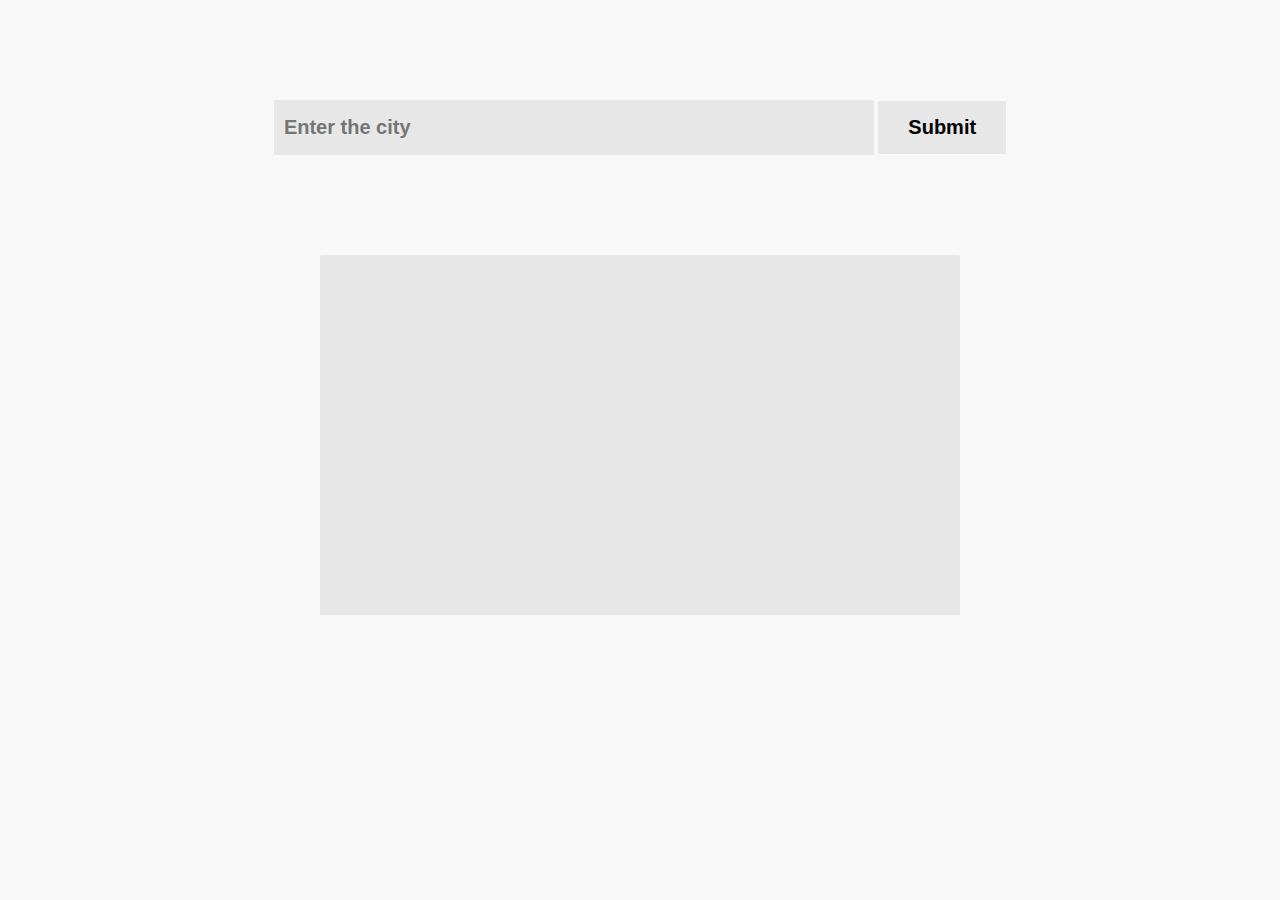
<file: Assignment 1/index.html>
<!DOCTYPE html>
<html lang="en">
<head>
  <meta charset="UTF-8">
  <meta name="viewport" content="width=device-width, initial-scale=1.0">
  <meta http-equiv="X-UA-Compatible" content="ie=edge">
  <title>OpenWeatherMap Api</title>
  <link rel="stylesheet" href="style.css">
</head>
<body>  
    <div class="input">
      <input type="text" placeholder="Enter the city" class="input_text">
      <input type="submit" value="Submit" class="submit">
    </div>
  </div>

  <div class="container">
    <div class="card">
      <h1 class="name" id="name"></h1>
      <p class="temp"></p>
      <p class="clouds"></p>
      <p class="desc"></p>
    </div>
  </div>
<script src="app.js"></script>
</body>
</html>
</file>
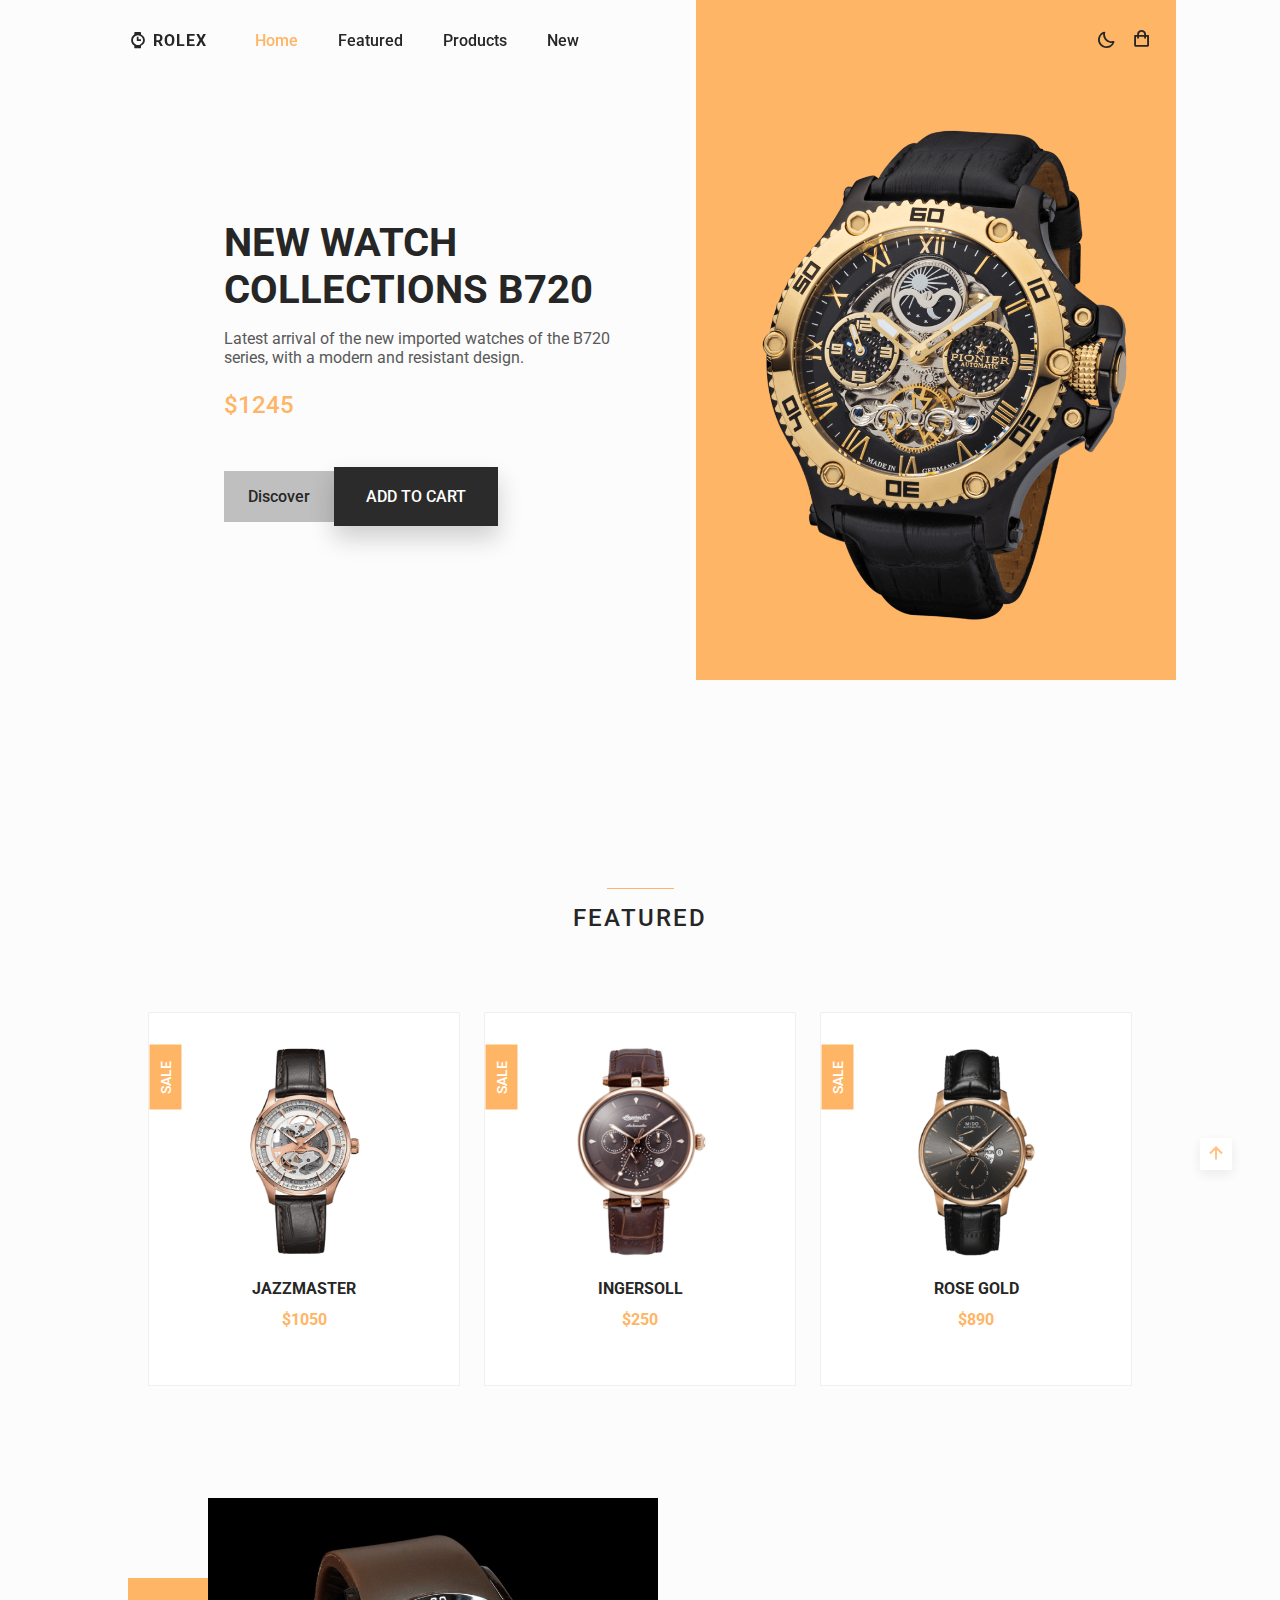
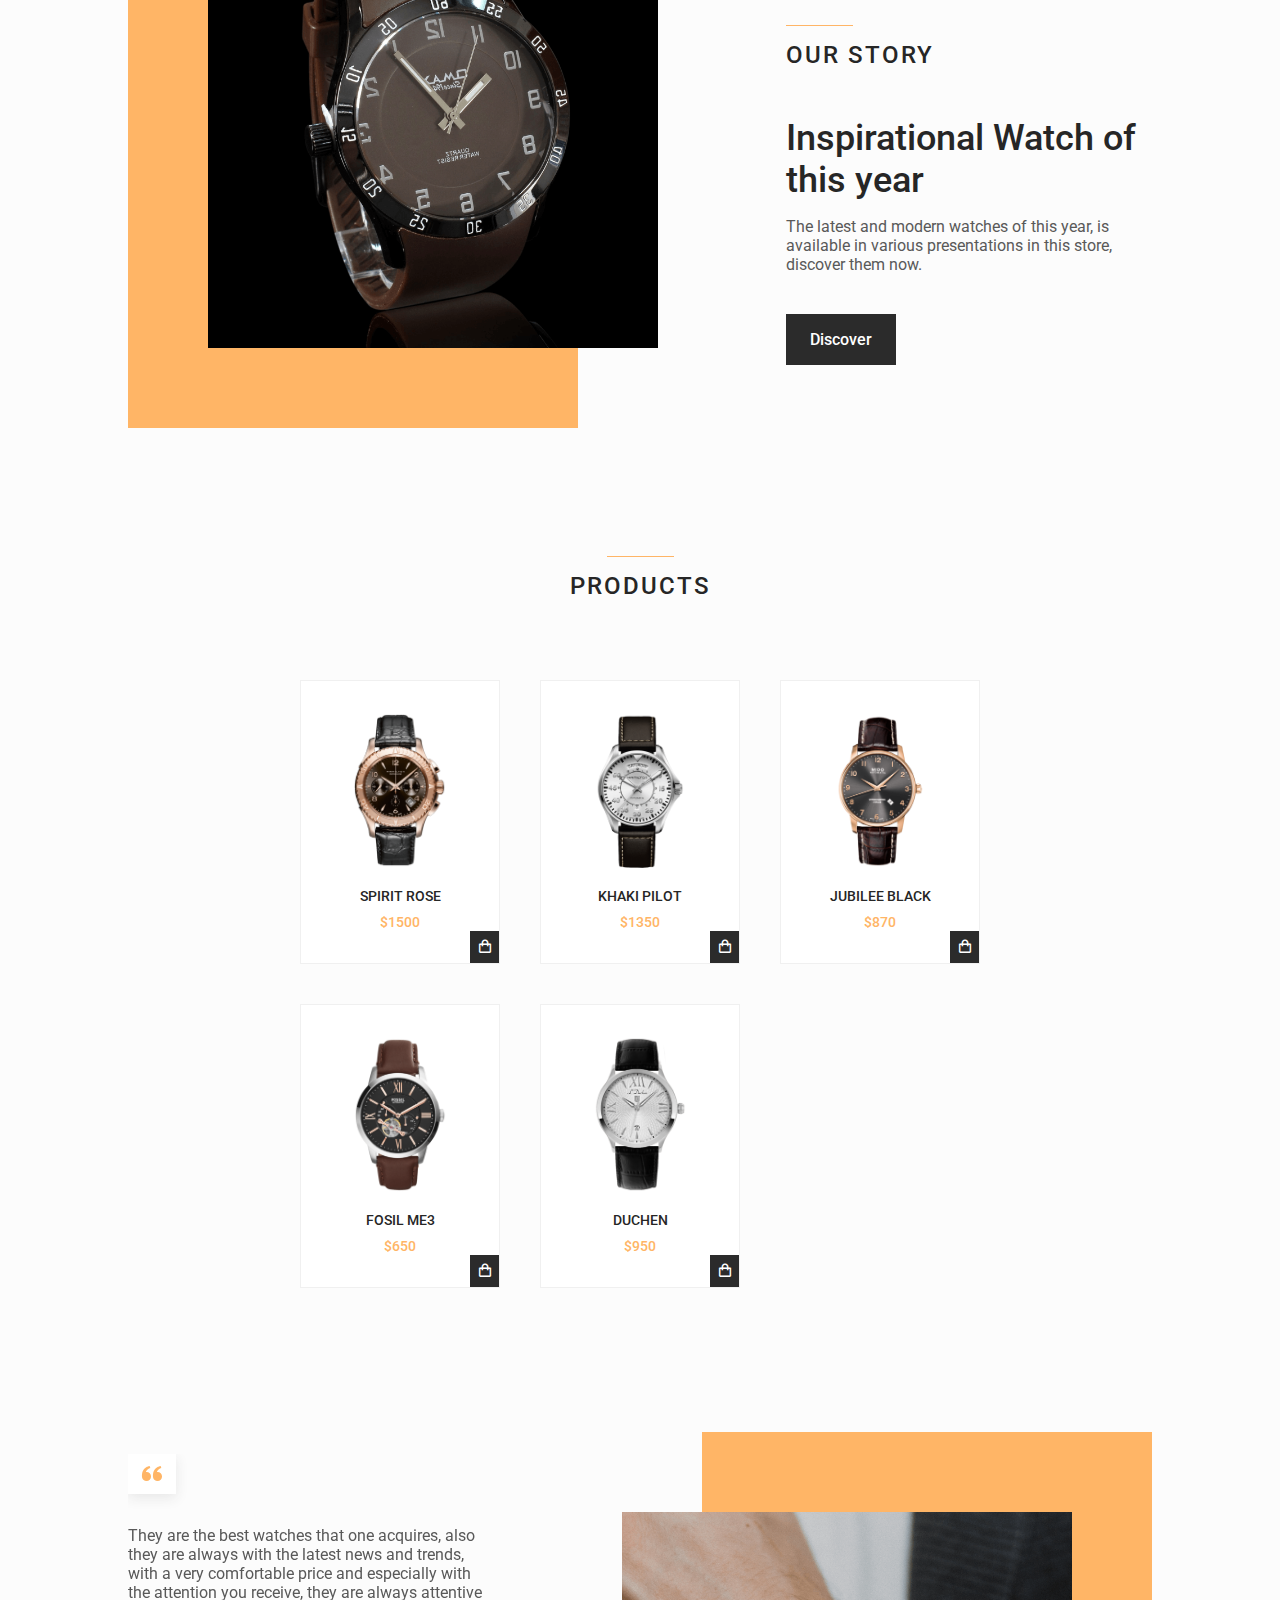
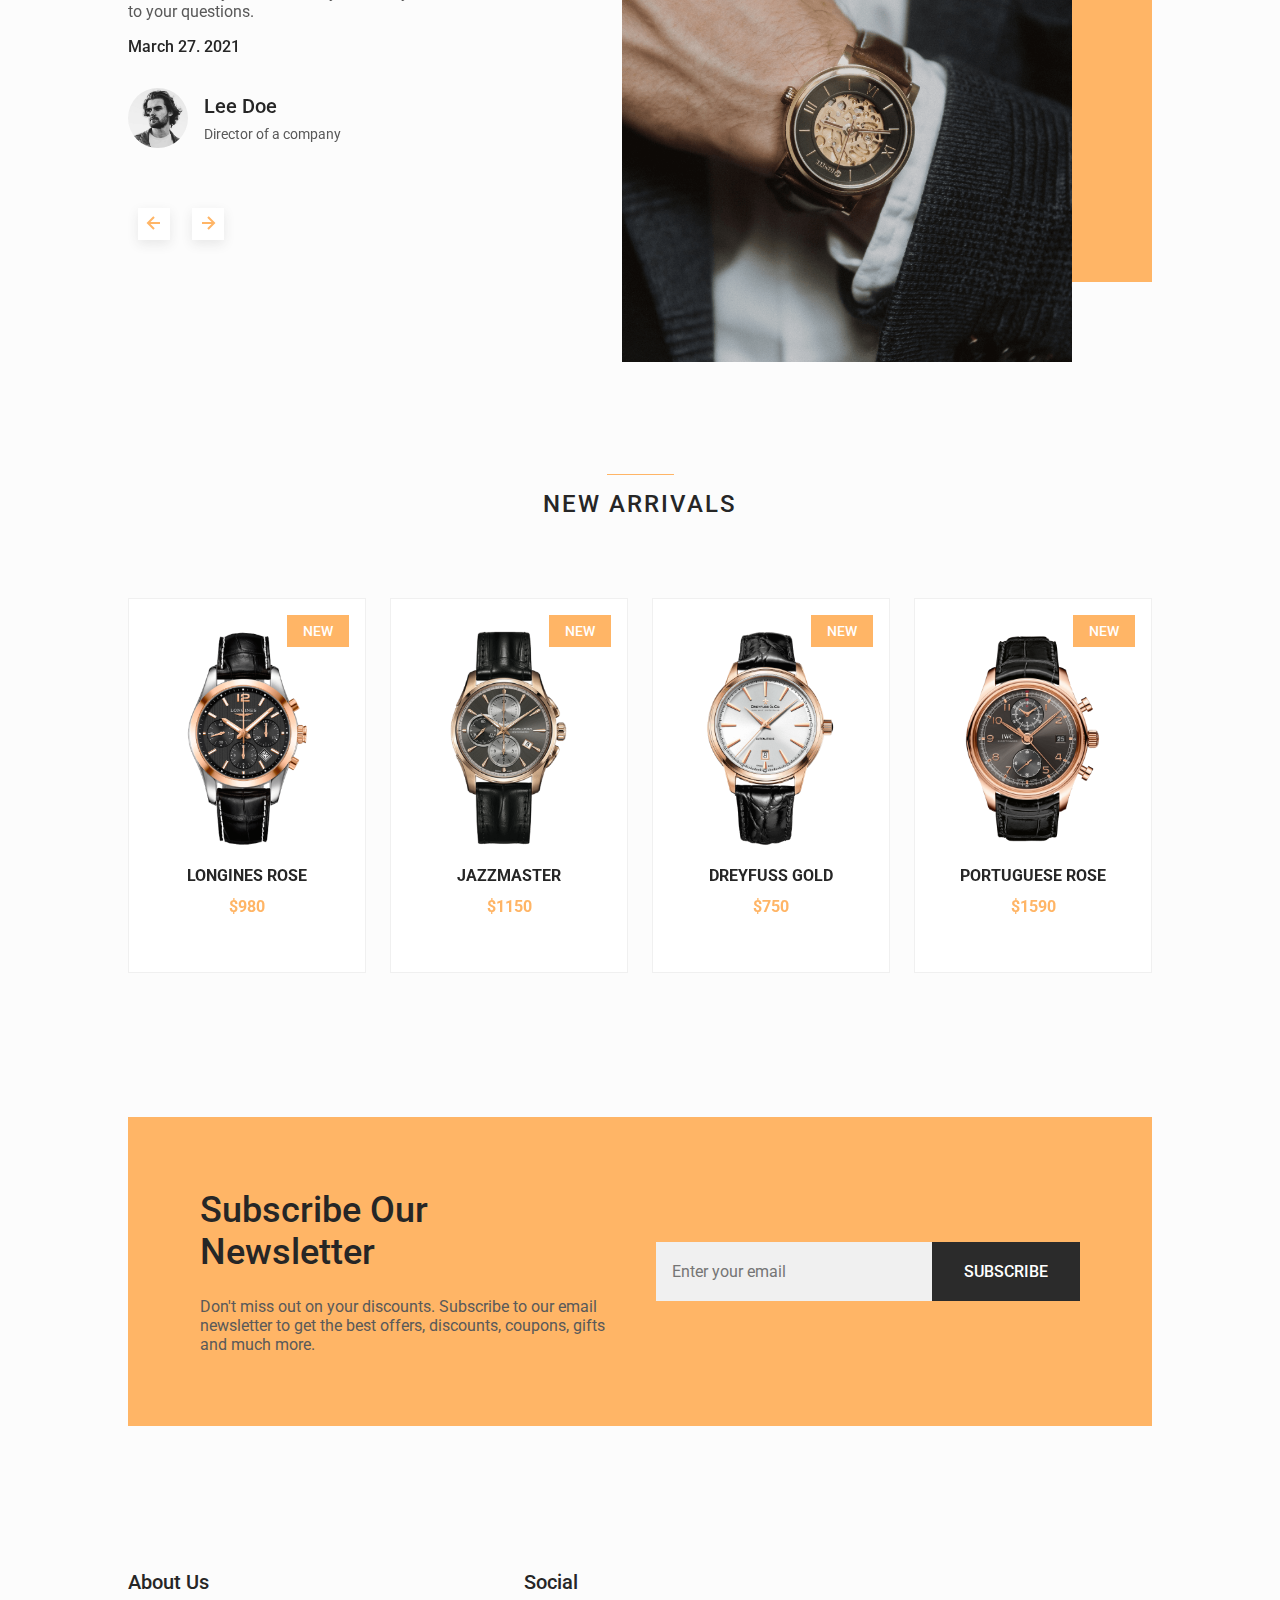
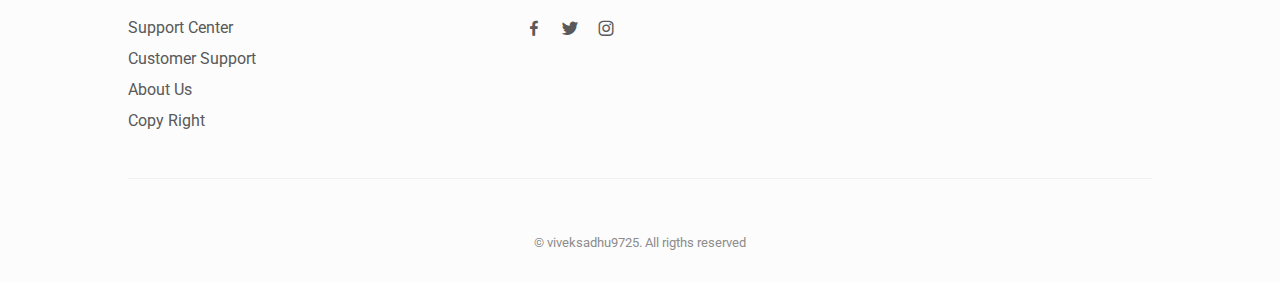
<file: Assignment 2/index.html>
<!DOCTYPE html>
    <html lang="en">
    <head>
        <meta charset="UTF-8">
        <meta name="viewport" content="width=device-width, initial-scale=1.0">

        <!--=============== FAVICON ===============-->
        <link rel="shortcut icon" href="assets/img/favicon.png" type="image/x-icon">

        <!--=============== BOXICONS ===============-->
        <link rel="stylesheet" href="https://cdn.jsdelivr.net/npm/boxicons@latest/css/boxicons.min.css">

        <!--=============== SWIPER CSS ===============--> 
        <link rel="stylesheet" href="assets/css/swiper-bundle.min.css">

        <!--=============== CSS ===============-->
        <link rel="stylesheet" href="assets/css/styles.css">

        <title>Responsive watches website - Bedimcode</title>
    </head>
    <body>
        <!--==================== HEADER ====================-->
        <header class="header" id="header">
            <nav class="nav container">
                <a href="#" class="nav__logo">
                    <i class='bx bxs-watch nav__logo-icon'></i> Rolex
                </a>

                <div class="nav__menu" id="nav-menu">
                    <ul class="nav__list">
                        <li class="nav__item">
                            <a href="#home" class="nav__link active-link">Home</a>
                        </li>
                        <li class="nav__item">
                            <a href="#featured" class="nav__link">Featured</a>
                        </li>
                        <li class="nav__item">
                            <a href="#products" class="nav__link">Products</a>
                        </li>
                        <li class="nav__item">
                            <a href="#new" class="nav__link">New</a>
                        </li>
                    </ul>

                    <div class="nav__close" id="nav-close">
                        <i class='bx bx-x' ></i>
                    </div>
                </div>

                <div class="nav__btns">
                    <!-- Theme change button -->
                    <i class='bx bx-moon change-theme' id="theme-button"></i>

                    <div class="nav__shop" id="cart-shop">
                        <i class='bx bx-shopping-bag' ></i>
                    </div>

                    <div class="nav__toggle" id="nav-toggle">
                        <i class='bx bx-grid-alt' ></i>
                    </div>
                </div>
            </nav>
        </header>

        <!--==================== CART ====================-->
        <div class="cart" id="cart">
            <i class='bx bx-x cart__close' id="cart-close"></i>

            <h2 class="cart__title-center">My Cart</h2>

            <div class="cart__container">
                <article class="cart__card">
                    <div class="cart__box">
                        <img src="assets/img/featured1.png" alt="" class="cart__img">
                    </div>

                    <div class="cart__details">
                        <h3 class="cart__title">Jazzmaster</h3>
                        <span class="cart__price">$1050</span>

                        <div class="cart__amount">
                            <div class="cart__amount-content">
                                <span class="cart__amount-box">
                                    <i class='bx bx-minus' ></i>
                                </span>

                                <span class="cart__amount-number">1</span>

                                <span class="cart__amount-box">
                                    <i class='bx bx-plus' ></i>
                                </span>
                            </div>

                            <i class='bx bx-trash-alt cart__amount-trash' ></i>
                        </div>
                    </div>
                </article>
                
                <article class="cart__card">
                    <div class="cart__box">
                        <img src="assets/img/featured3.png" alt="" class="cart__img">
                    </div>

                    <div class="cart__details">
                        <h3 class="cart__title">Rose Gold</h3>
                        <span class="cart__price">$850</span>

                        <div class="cart__amount">
                            <div class="cart__amount-content">
                                <span class="cart__amount-box">
                                    <i class='bx bx-minus' ></i>
                                </span>

                                <span class="cart__amount-number">1</span>

                                <span class="cart__amount-box">
                                    <i class='bx bx-plus' ></i>
                                </span>
                            </div>

                            <i class='bx bx-trash-alt cart__amount-trash' ></i>
                        </div>
                    </div>
                </article>

                <article class="cart__card">
                    <div class="cart__box">
                        <img src="assets/img/new1.png" alt="" class="cart__img">
                    </div>

                    <div class="cart__details">
                        <h3 class="cart__title">Longines Rose</h3>
                        <span class="cart__price">$980</span>

                        <div class="cart__amount">
                            <div class="cart__amount-content">
                                <span class="cart__amount-box">
                                    <i class='bx bx-minus' ></i>
                                </span>

                                <span class="cart__amount-number">1</span>

                                <span class="cart__amount-box">
                                    <i class='bx bx-plus' ></i>
                                </span>
                            </div>

                            <i class='bx bx-trash-alt cart__amount-trash' ></i>
                        </div>
                    </div>
                </article>
            </div>

            <div class="cart__prices">
                <span class="cart__prices-item">3 items</span>
                <span class="cart__prices-total">$2880</span>
            </div>
        </div>

        <!--==================== MAIN ====================-->
        <main class="main">
            <!--==================== HOME ====================-->
            <section class="home" id="home">
                <div class="home__container container grid">
                    <div class="home__img-bg">
                        <img src="assets/img/home.png" alt="" class="home__img">
                    </div>
    
                    <div class="home__data">
                        <h1 class="home__title">NEW WATCH <br> COLLECTIONS B720</h1>
                        <p class="home__description">
                            Latest arrival of the new imported watches of the B720 series, 
                            with a modern and resistant design.
                        </p>
                        <span class="home__price">$1245</span>

                        <div class="home__btns">
                            <a href="#" class="button button--gray button--small">
                                Discover
                            </a>

                            <button class="button home__button">ADD TO CART</button>
                        </div>
                    </div>
                </div>
            </section>

            <!--==================== FEATURED ====================-->
            <section class="featured section container" id="featured">
                <h2 class="section__title">
                    Featured
                </h2>

                <div class="featured__container grid">
                    <article class="featured__card">
                        <span class="featured__tag">Sale</span>

                        <img src="assets/img/featured1.png" alt="" class="featured__img">

                        <div class="featured__data">
                            <h3 class="featured__title">Jazzmaster</h3>
                            <span class="featured__price">$1050</span>
                        </div>

                        <button class="button featured__button">ADD TO CART</button>
                    </article>

                    <article class="featured__card">
                        <span class="featured__tag">Sale</span>

                        <img src="assets/img/featured2.png" alt="" class="featured__img">

                        <div class="featured__data">
                            <h3 class="featured__title">Ingersoll</h3>
                            <span class="featured__price">$250</span>
                        </div>

                        <button class="button featured__button">ADD TO CART</button>
                    </article>

                    <article class="featured__card">
                        <span class="featured__tag">Sale</span>

                        <img src="assets/img/featured3.png" alt="" class="featured__img">

                        <div class="featured__data">
                            <h3 class="featured__title">Rose gold</h3>
                            <span class="featured__price">$890</span>
                        </div>

                        <button class="button featured__button">ADD TO CART</button>
                    </article>
                </div>
            </section>

            <!--==================== STORY ====================-->
            <section class="story section container">
                <div class="story__container grid">
                    <div class="story__data">
                        <h2 class="section__title story__section-title">
                            Our Story
                        </h2>
    
                        <h1 class="story__title">
                            Inspirational Watch of <br> this year
                        </h1>
    
                        <p class="story__description">
                            The latest and modern watches of this year, is available in various 
                            presentations in this store, discover them now.
                        </p>
    
                        <a href="#" class="button button--small">Discover</a>
                    </div>

                    <div class="story__images">
                        <img src="assets/img/story.png" alt="" class="story__img">
                        <div class="story__square"></div>
                    </div>
                </div>
            </section>

            <!--==================== PRODUCTS ====================-->
            <section class="products section container" id="products">
                <h2 class="section__title">
                    Products
                </h2>

                <div class="products__container grid">
                    <article class="products__card">
                        <img src="assets/img/product1.png" alt="" class="products__img">

                        <h3 class="products__title">Spirit rose</h3>
                        <span class="products__price">$1500</span>

                        <button class="products__button">
                            <i class='bx bx-shopping-bag'></i>
                        </button>
                    </article>

                    <article class="products__card">
                        <img src="assets/img/product2.png" alt="" class="products__img">

                        <h3 class="products__title">Khaki pilot</h3>
                        <span class="products__price">$1350</span>

                        <button class="products__button">
                            <i class='bx bx-shopping-bag'></i>
                        </button>
                    </article>

                    <article class="products__card">
                        <img src="assets/img/product3.png" alt="" class="products__img">

                        <h3 class="products__title">Jubilee black</h3>
                        <span class="products__price">$870</span>

                        <button class="products__button">
                            <i class='bx bx-shopping-bag'></i>
                        </button>
                    </article>

                    <article class="products__card">
                        <img src="assets/img/product4.png" alt="" class="products__img">

                        <h3 class="products__title">Fosil me3</h3>
                        <span class="products__price">$650</span>

                        <button class="products__button">
                            <i class='bx bx-shopping-bag'></i>
                        </button>
                    </article>

                    <article class="products__card">
                        <img src="assets/img/product5.png" alt="" class="products__img">

                        <h3 class="products__title">Duchen</h3>
                        <span class="products__price">$950</span>

                        <button class="products__button">
                            <i class='bx bx-shopping-bag'></i>
                        </button>
                    </article>
                </div>
            </section>

            <!--==================== TESTIMONIAL ====================-->
            <section class="testimonial section container">
                <div class="testimonial__container grid">
                    <div class="swiper testimonial-swiper">
                        <div class="swiper-wrapper">
                            <div class="testimonial__card swiper-slide">
                                <div class="testimonial__quote">
                                    <i class='bx bxs-quote-alt-left' ></i>
                                </div>
                                <p class="testimonial__description">
                                    They are the best watches that one acquires, also they are always with the latest 
                                    news and trends, with a very comfortable price and especially with the attention 
                                    you receive, they are always attentive to your questions.
                                </p>
                                <h3 class="testimonial__date">March 27. 2021</h3>
        
                                <div class="testimonial__perfil">
                                    <img src="assets/img/testimonial1.jpg" alt="" class="testimonial__perfil-img">
        
                                    <div class="testimonial__perfil-data">
                                        <span class="testimonial__perfil-name">Lee Doe</span>
                                        <span class="testimonial__perfil-detail">Director of a company</span>
                                    </div>
                                </div>
                            </div>

                            <div class="testimonial__card swiper-slide">
                                <div class="testimonial__quote">
                                    <i class='bx bxs-quote-alt-left' ></i>
                                </div>
                                <p class="testimonial__description">
                                    They are the best watches that one acquires, also they are always with the latest 
                                    news and trends, with a very comfortable price and especially with the attention 
                                    you receive, they are always attentive to your questions.
                                </p>
                                <h3 class="testimonial__date">March 27. 2021</h3>
        
                                <div class="testimonial__perfil">
                                    <img src="assets/img/testimonial2.jpg" alt="" class="testimonial__perfil-img">
        
                                    <div class="testimonial__perfil-data">
                                        <span class="testimonial__perfil-name">Samantha Mey</span>
                                        <span class="testimonial__perfil-detail">Director of a company</span>
                                    </div>
                                </div>
                            </div>

                            <div class="testimonial__card swiper-slide">
                                <div class="testimonial__quote">
                                    <i class='bx bxs-quote-alt-left' ></i>
                                </div>
                                <p class="testimonial__description">
                                    They are the best watches that one acquires, also they are always with the latest 
                                    news and trends, with a very comfortable price and especially with the attention 
                                    you receive, they are always attentive to your questions.
                                </p>
                                <h3 class="testimonial__date">March 27. 2021</h3>
        
                                <div class="testimonial__perfil">
                                    <img src="assets/img/testimonial3.jpg" alt="" class="testimonial__perfil-img">
        
                                    <div class="testimonial__perfil-data">
                                        <span class="testimonial__perfil-name">Raul Zaman</span>
                                        <span class="testimonial__perfil-detail">Director of a company</span>
                                    </div>
                                </div>
                            </div>
                        </div>
                        
                        <div class="swiper-button-next">
                            <i class='bx bx-right-arrow-alt' ></i>
                        </div>
                        <div class="swiper-button-prev">
                            <i class='bx bx-left-arrow-alt' ></i>
                        </div>
                    </div>

                    <div class="testimonial__images">
                        <div class="testimonial__square"></div>
                        <img src="assets/img/testimonial.png" alt="" class="testimonial__img">
                    </div>
                </div>
            </section>

            <!--==================== NEW ====================-->
            <section class="new section container" id="new">
                <h2 class="section__title">
                    New Arrivals
                </h2>
                
                <div class="new__container">
                    <div class="swiper new-swiper">
                        <div class="swiper-wrapper">
                            <article class="new__card swiper-slide">
                                <span class="new__tag">New</span>
        
                                <img src="assets/img/new1.png" alt="" class="new__img">
        
                                <div class="new__data">
                                    <h3 class="new__title">Longines rose</h3>
                                    <span class="new__price">$980</span>
                                </div>
        
                                <button class="button new__button">ADD TO CART</button>
                            </article>

                            <article class="new__card swiper-slide">
                                <span class="new__tag">New</span>
        
                                <img src="assets/img/new2.png" alt="" class="new__img">
        
                                <div class="new__data">
                                    <h3 class="new__title">Jazzmaster</h3>
                                    <span class="new__price">$1150</span>
                                </div>
        
                                <button class="button new__button">ADD TO CART</button>
                            </article>

                            <article class="new__card swiper-slide">
                                <span class="new__tag">New</span>
        
                                <img src="assets/img/new3.png" alt="" class="new__img">
        
                                <div class="new__data">
                                    <h3 class="new__title">Dreyfuss gold</h3>
                                    <span class="new__price">$750</span>
                                </div>
        
                                <button class="button new__button">ADD TO CART</button>
                            </article>

                            <article class="new__card swiper-slide">
                                <span class="new__tag">New</span>
        
                                <img src="assets/img/new4.png" alt="" class="new__img">
        
                                <div class="new__data">
                                    <h3 class="new__title">Portuguese rose</h3>
                                    <span class="new__price">$1590</span>
                                </div>
        
                                <button class="button new__button">ADD TO CART</button>
                            </article>                       
                        </div>
                    </div>
                </div>
            </section>

            <!--==================== NEWSLETTER ====================-->
            <section class="newsletter section container">
                <div class="newsletter__bg grid">
                    <div>
                        <h2 class="newsletter__title">Subscribe Our <br> Newsletter</h2>
                        <p class="newsletter__description">
                            Don't miss out on your discounts. Subscribe to our email 
                            newsletter to get the best offers, discounts, coupons, 
                            gifts and much more.
                        </p>
                    </div>

                    <form action="" class="newsletter__subscribe">
                        <input type="email" placeholder="Enter your email" class="newsletter__input">
                        <button class="button">
                            SUBSCRIBE
                        </button>
                    </form>
                </div>
            </section>
        </main>

        <!--==================== FOOTER ====================-->
        <footer class="footer section">
            <div class="footer__container container grid">
                <div class="footer__content">
                    <h3 class="footer__title">About Us</h3>

                    <ul class="footer__links">
                        <li>
                            <a href="#" class="footer__link">Support Center</a>
                        </li>
                        <li>
                            <a href="#" class="footer__link">Customer Support</a>
                        </li>
                        <li>
                            <a href="#" class="footer__link">About Us</a>
                        </li>
                        <li>
                            <a href="#" class="footer__link">Copy Right</a>
                        </li>
                    </ul>
                </div>

                

                <div class="footer__content">
                    <h3 class="footer__title">Social</h3>

                    <ul class="footer__social">
                        <a href="https://www.facebook.com/" target="_blank" class="footer__social-link">
                            <i class='bx bxl-facebook'></i>
                        </a>

                        <a href="https://twitter.com/" target="_blank" class="footer__social-link">
                            <i class='bx bxl-twitter' ></i>
                        </a>

                        <a href="https://www.instagram.com/" target="_blank" class="footer__social-link">
                            <i class='bx bxl-instagram' ></i>
                        </a>
                    </ul>
                </div>
            </div>

            <span class="footer__copy">&#169; viveksadhu9725. All rigths reserved</span>
        </footer>

        <!--=============== SCROLL UP ===============-->
        <a href="#" class="scrollup" id="scroll-up"> 
            <i class='bx bx-up-arrow-alt scrollup__icon' ></i>
        </a>

        <!--=============== SWIPER JS ===============-->
        <script src="assets/js/swiper-bundle.min.js"></script>

        <!--=============== MAIN JS ===============-->
        <script src="assets/js/main.js"></script>
    </body>
</html>
</file>
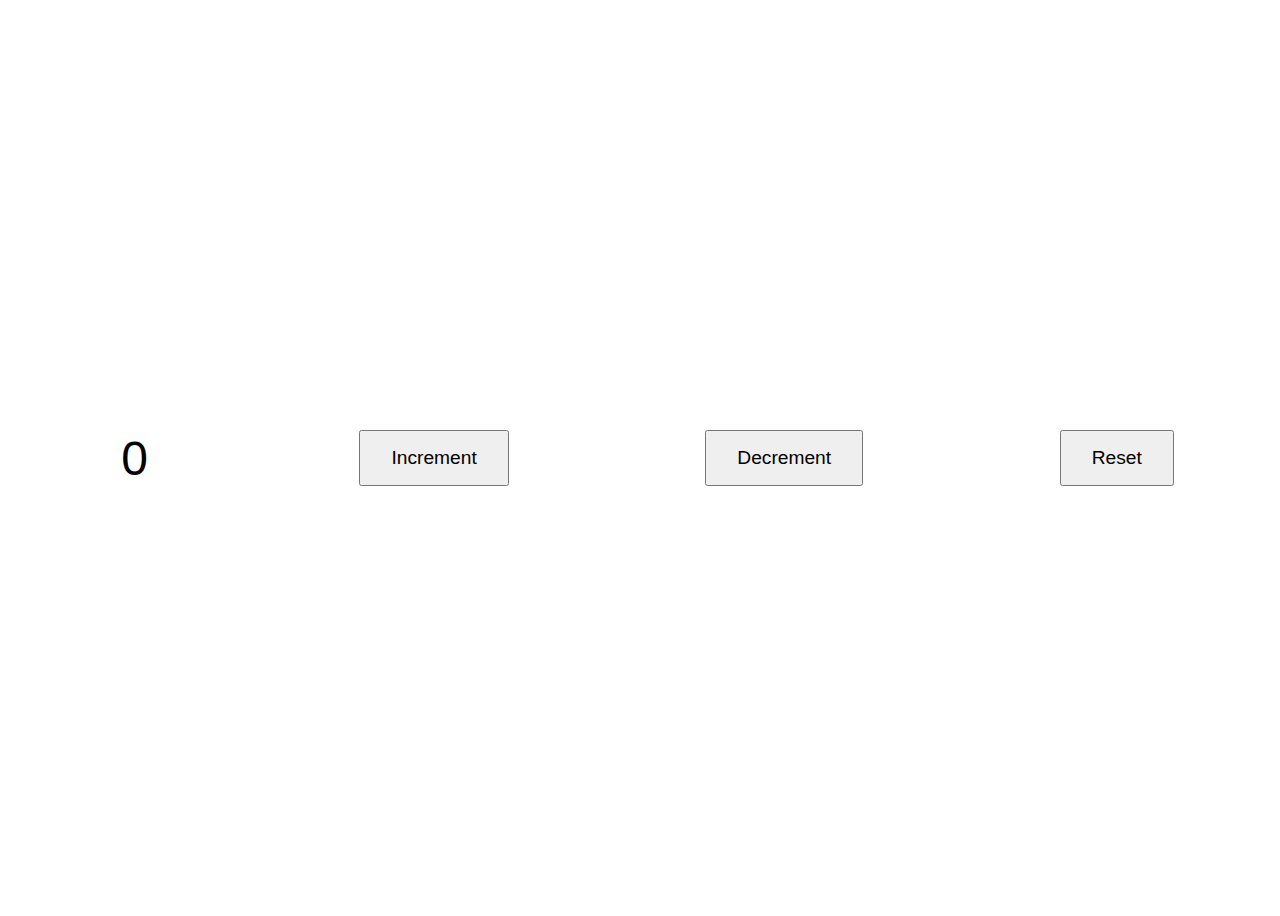
<file: Assignment 3/index.html>
<!DOCTYPE html>
<html lang="en">
<head>
    <meta charset="UTF-8">
    <meta name="viewport" content="width=device-width, initial-scale=1.0">
    <title>Simple Counter</title>
    <style>
        body {
            font-family: Arial, sans-serif;
            display: flex;
            justify-content: center;
            align-items: center;
            height: 100vh;
            flex-direction: column;
        }
        .counter {
            font-size: 2em;
            margin: 20px;
        }
        button {
            padding: 10px 20px;
            font-size: 1em;
            margin: 5px;
        }
        @media (max-width: 480px) {
            body {
                flex-direction: column;
                align-items: center;
            }
            .counter {
                font-size: 1.5em;
            }
            button {
                padding: 5px 10px;
                font-size: 0.8em;
            }
        }
        @media (min-width: 481px) and (max-width: 768px) {
            body {
                flex-direction: row;
                justify-content: space-around;
            }
            .counter {
                font-size: 2em;
            }
            button {
                padding: 10px 20px;
                font-size: 1em;
            }
        }
        @media (min-width: 769px) {
            body {
                flex-direction: row;
                justify-content: space-around;
            }
            .counter {
                font-size: 3em;
            }
            button {
                padding: 15px 30px;
                font-size: 1.2em;
            }
        }
    </style>
</head>
<body>
    <div class="counter">0</div>
    <button id="increment">Increment</button>
    <button id="decrement">Decrement</button>
    <button id="reset">Reset</button>

    <script>
        let counterElement = document.querySelector('.counter');
        let incrementButton = document.getElementById('increment');
        let decrementButton = document.getElementById('decrement');
        let resetButton = document.getElementById('reset');

        let count = 0;

        function updateCounter() {
            counterElement.textContent = count;
        }

        incrementButton.addEventListener('click', () => {
            count++;
            updateCounter();
        });

        decrementButton.addEventListener('click', () => {
            count--;
            updateCounter();
        });

        resetButton.addEventListener('click', () => {
            count = 0;
            updateCounter();
        });
    </script>
</body>
</html>
</file>
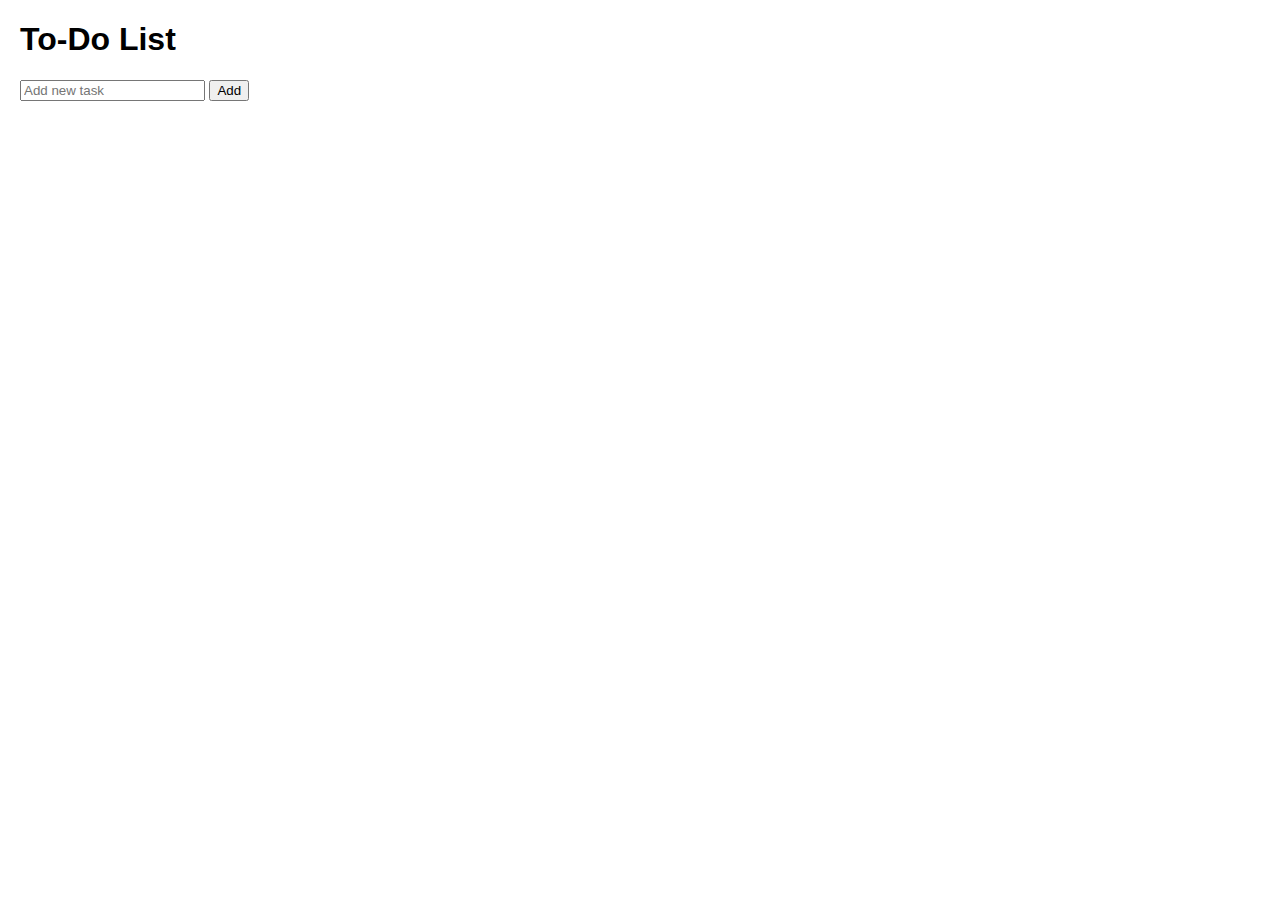
<file: Assignment 4/index.html>
<!DOCTYPE html>
<html lang="en">
<head>
    <meta charset="UTF-8">
    <meta name="viewport" content="width=device-width, initial-scale=1.0">
    <title>Interactive To-Do List</title>
    <style>
        body {
            font-family: Arial, sans-serif;
            margin: 20px;
        }
        .task {
            margin: 10px 0;
        }
        .task input[type="text"] {
            margin-right: 10px;
        }
        .completed {
            text-decoration: line-through;
        }
    </style>
</head>
<body>
    <h1>To-Do List</h1>
    <div>
        <input type="text" id="newTask" placeholder="Add new task">
        <button onclick="addTask()">Add</button>
    </div>
    <div id="taskList"></div>

    <script>
        let taskId = 0;

        function addTask() {
            const taskText = document.getElementById('newTask').value.trim();
            if (taskText) {
                taskId++;
                const taskList = document.getElementById('taskList');
                const taskDiv = document.createElement('div');
                taskDiv.className = 'task';
                taskDiv.id = `task-${taskId}`;
                taskDiv.innerHTML = `
                    <input type="text" value="${taskText}" readonly>
                    <button onclick="editTask(${taskId})">Edit</button>
                    <button onclick="deleteTask(${taskId})">Delete</button>
                    <button onclick="completeTask(${taskId})">Complete</button>
                `;
                taskList.appendChild(taskDiv);
                document.getElementById('newTask').value = '';
            }
        }

        function editTask(id) {
            const taskInput = document.querySelector(`#task-${id} input[type="text"]`);
            taskInput.removeAttribute('readonly');
            taskInput.focus();
            taskInput.addEventListener('blur', () => {
                taskInput.setAttribute('readonly', true);
            });
        }

        function deleteTask(id) {
            const taskDiv = document.getElementById(`task-${id}`);
            taskDiv.remove();
        }

        function completeTask(id) {
            const taskDiv = document.getElementById(`task-${id}`);
            taskDiv.classList.toggle('completed');
        }
    </script>
</body>
</html>
</file>
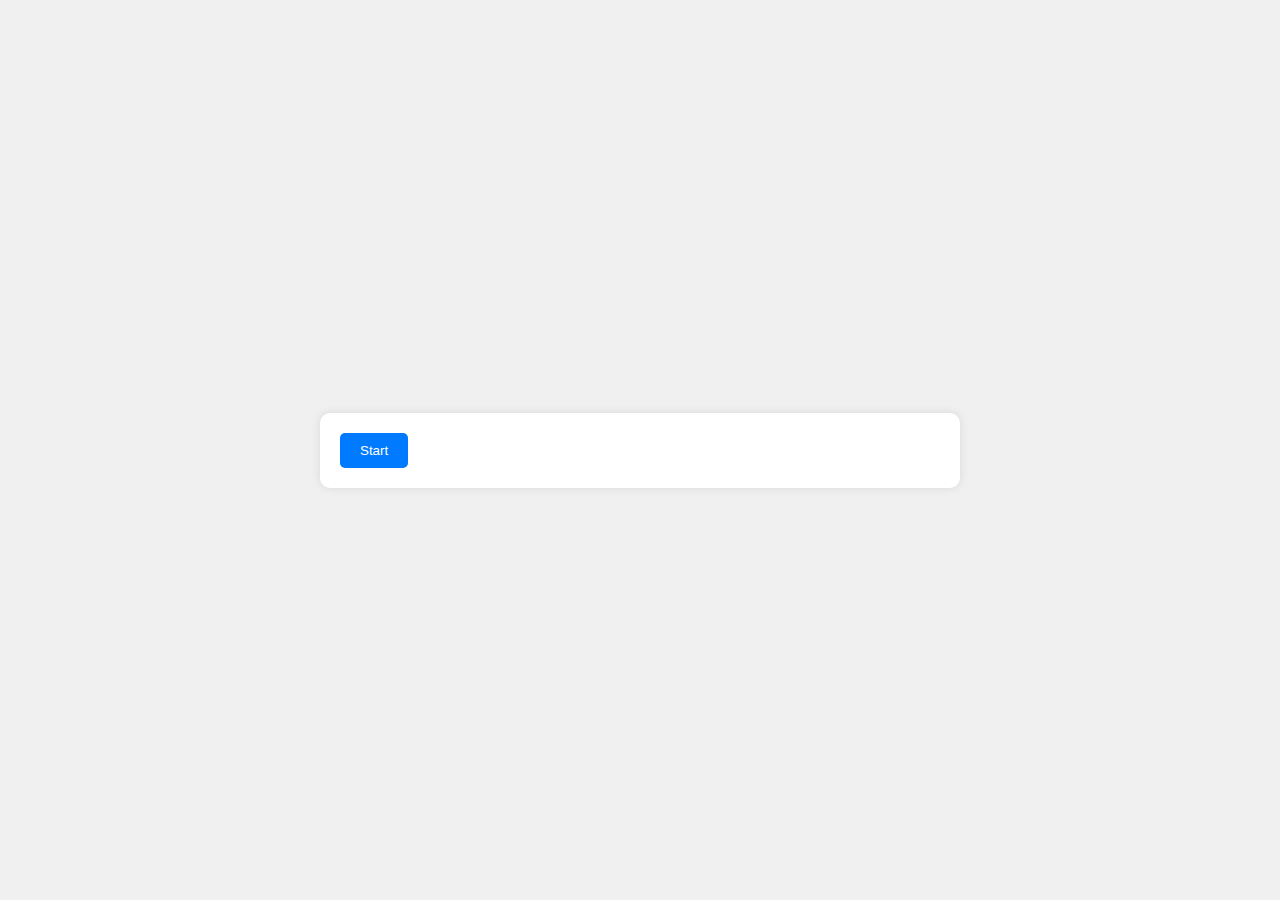
<file: Assignment 5/index.html>
<!DOCTYPE html>
<html lang="en">
<head>
    <meta charset="UTF-8">
    <meta name="viewport" content="width=device-width, initial-scale=1.0">
    <title>Simple Quiz App</title>
    <link rel="stylesheet" href="styles.css">
</head>
<body>
    <div class="quiz-container">
        <div id="question-container" class="hide">
            <div id="question">Question</div>
            <div id="answer-buttons" class="btn-grid">
                <button class="btn">Answer 1</button>
                <button class="btn">Answer 2</button>
                <button class="btn">Answer 3</button>
                <button class="btn">Answer 4</button>
            </div>
        </div>
        <div class="controls">
            <button id="start-btn" class="start-btn btn">Start</button>
            <button id="next-btn" class="next-btn btn hide">Next</button>
        </div>
        <div id="feedback-container" class="feedback-container hide"></div>
        <div id="score-container" class="score-container hide">
            <p>Your final score is: <span id="score"></span></p>
        </div>
    </div>
    <script src="script.js"></script>
</body>
</html>
</file>
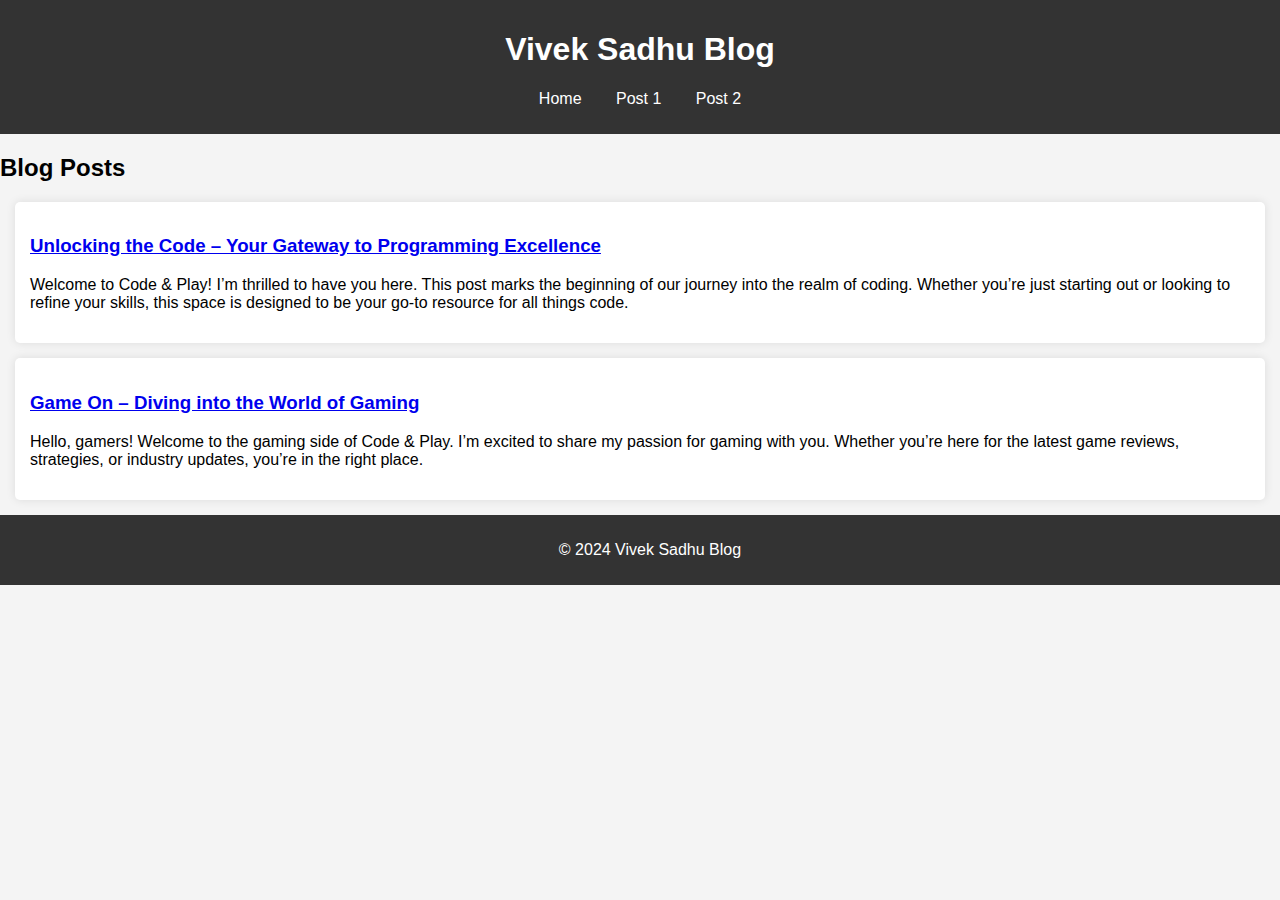
<file: Assignment 6/index.html>
<!DOCTYPE html>
<html lang="en">
<head>
    <meta charset="UTF-8">
    <meta name="viewport" content="width=device-width, initial-scale=1.0">
    <title>My Personal Blog</title>
    <link rel="stylesheet" href="style.css">
</head>
<body>
    <header>
        <h1>Vivek Sadhu Blog</h1>
        <nav>
            <ul>
                <li><a href="index.html">Home</a></li>
                <li><a href="post1.html">Post 1</a></li>
                <li><a href="post2.html">Post 2</a></li>
            </ul>
        </nav>
    </header>
    <main>
        <h2>Blog Posts</h2>
        <article>
            <h3><a href="post1.html">Unlocking the Code – Your Gateway to Programming Excellence</a></h3>
            <p>Welcome to Code & Play! I’m thrilled to have you here. This post marks the beginning of our journey into the realm of coding. Whether you’re just starting out or looking to refine your skills, this space is designed to be your go-to resource for all things code.</p>
        </article>
        <article>
            <h3><a href="post2.html">Game On – Diving into the World of Gaming</a></h3>
            <p>Hello, gamers! Welcome to the gaming side of Code & Play. I’m excited to share my passion for gaming with you. Whether you’re here for the latest game reviews, strategies, or industry updates, you’re in the right place.</p>
        </article>
    </main>
    <footer>
        <p>&copy; 2024 Vivek Sadhu Blog</p>
    </footer>
</body>
</html>
</file>
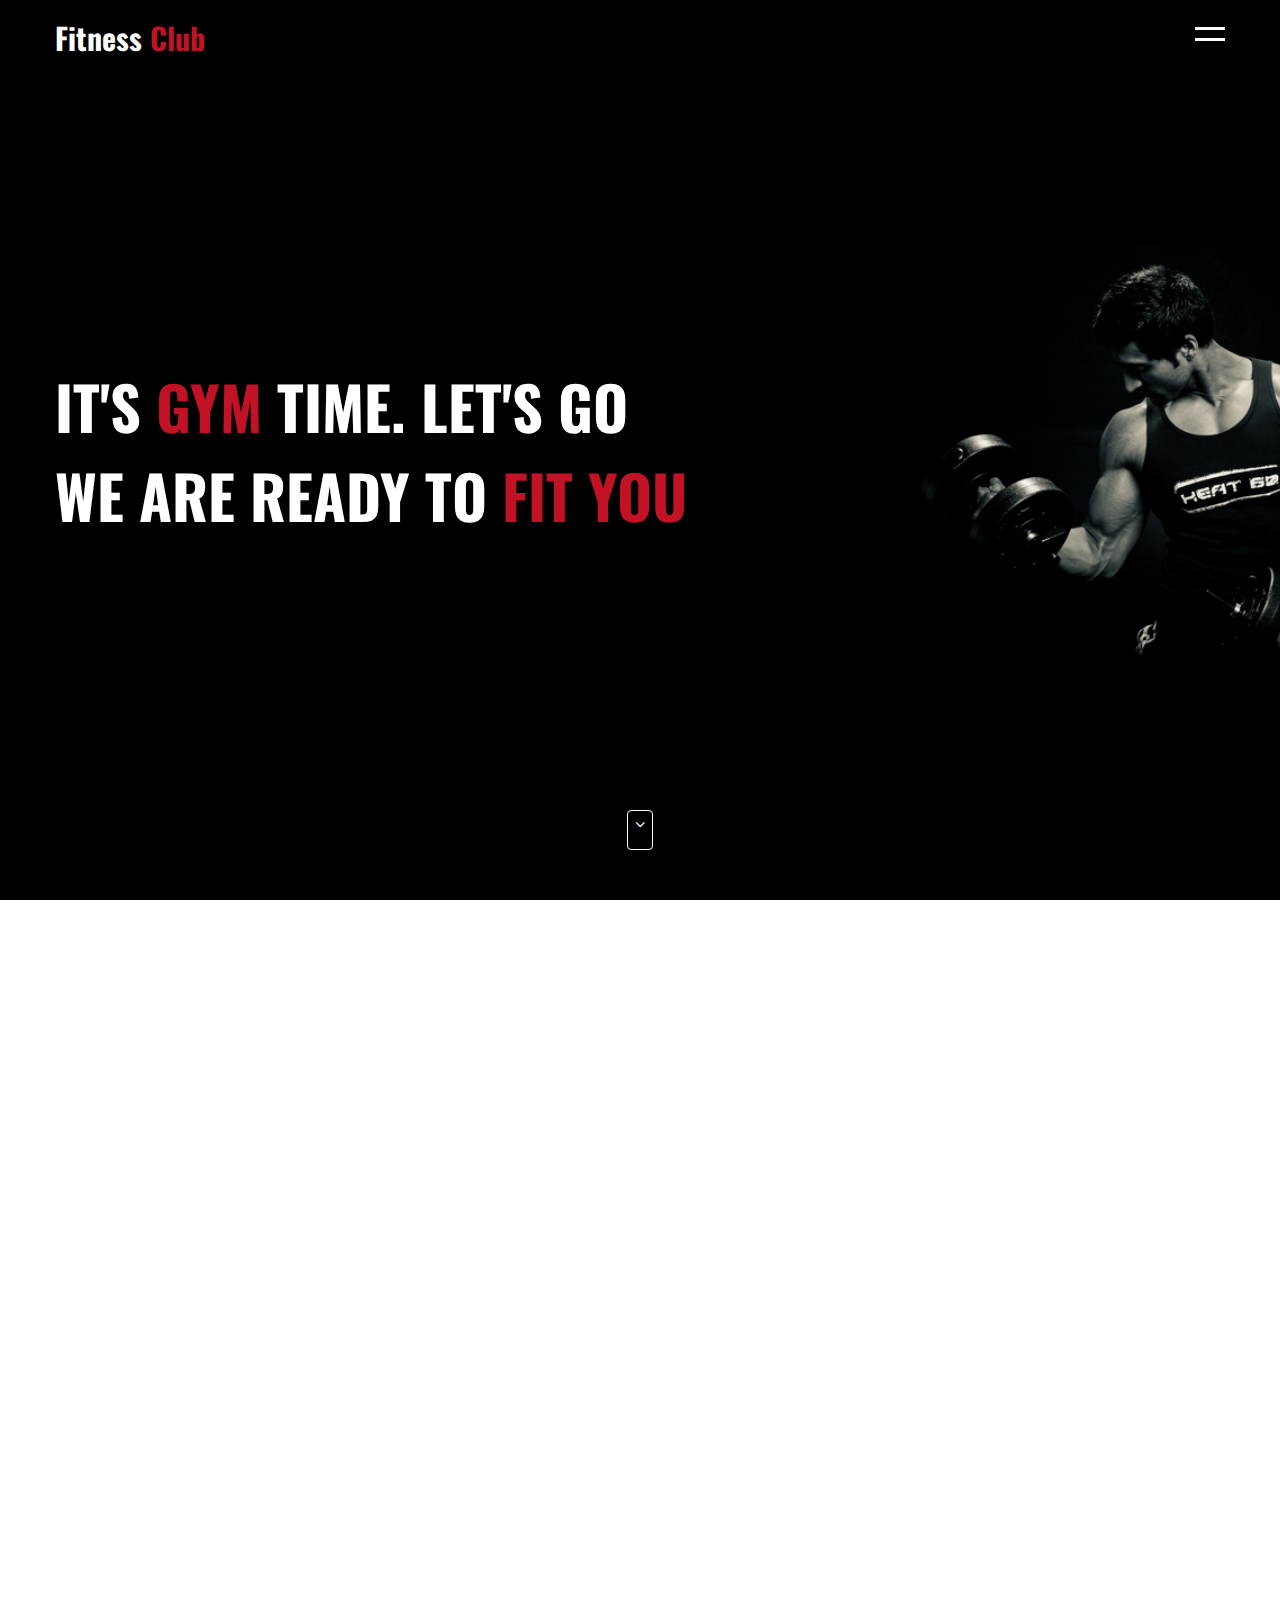
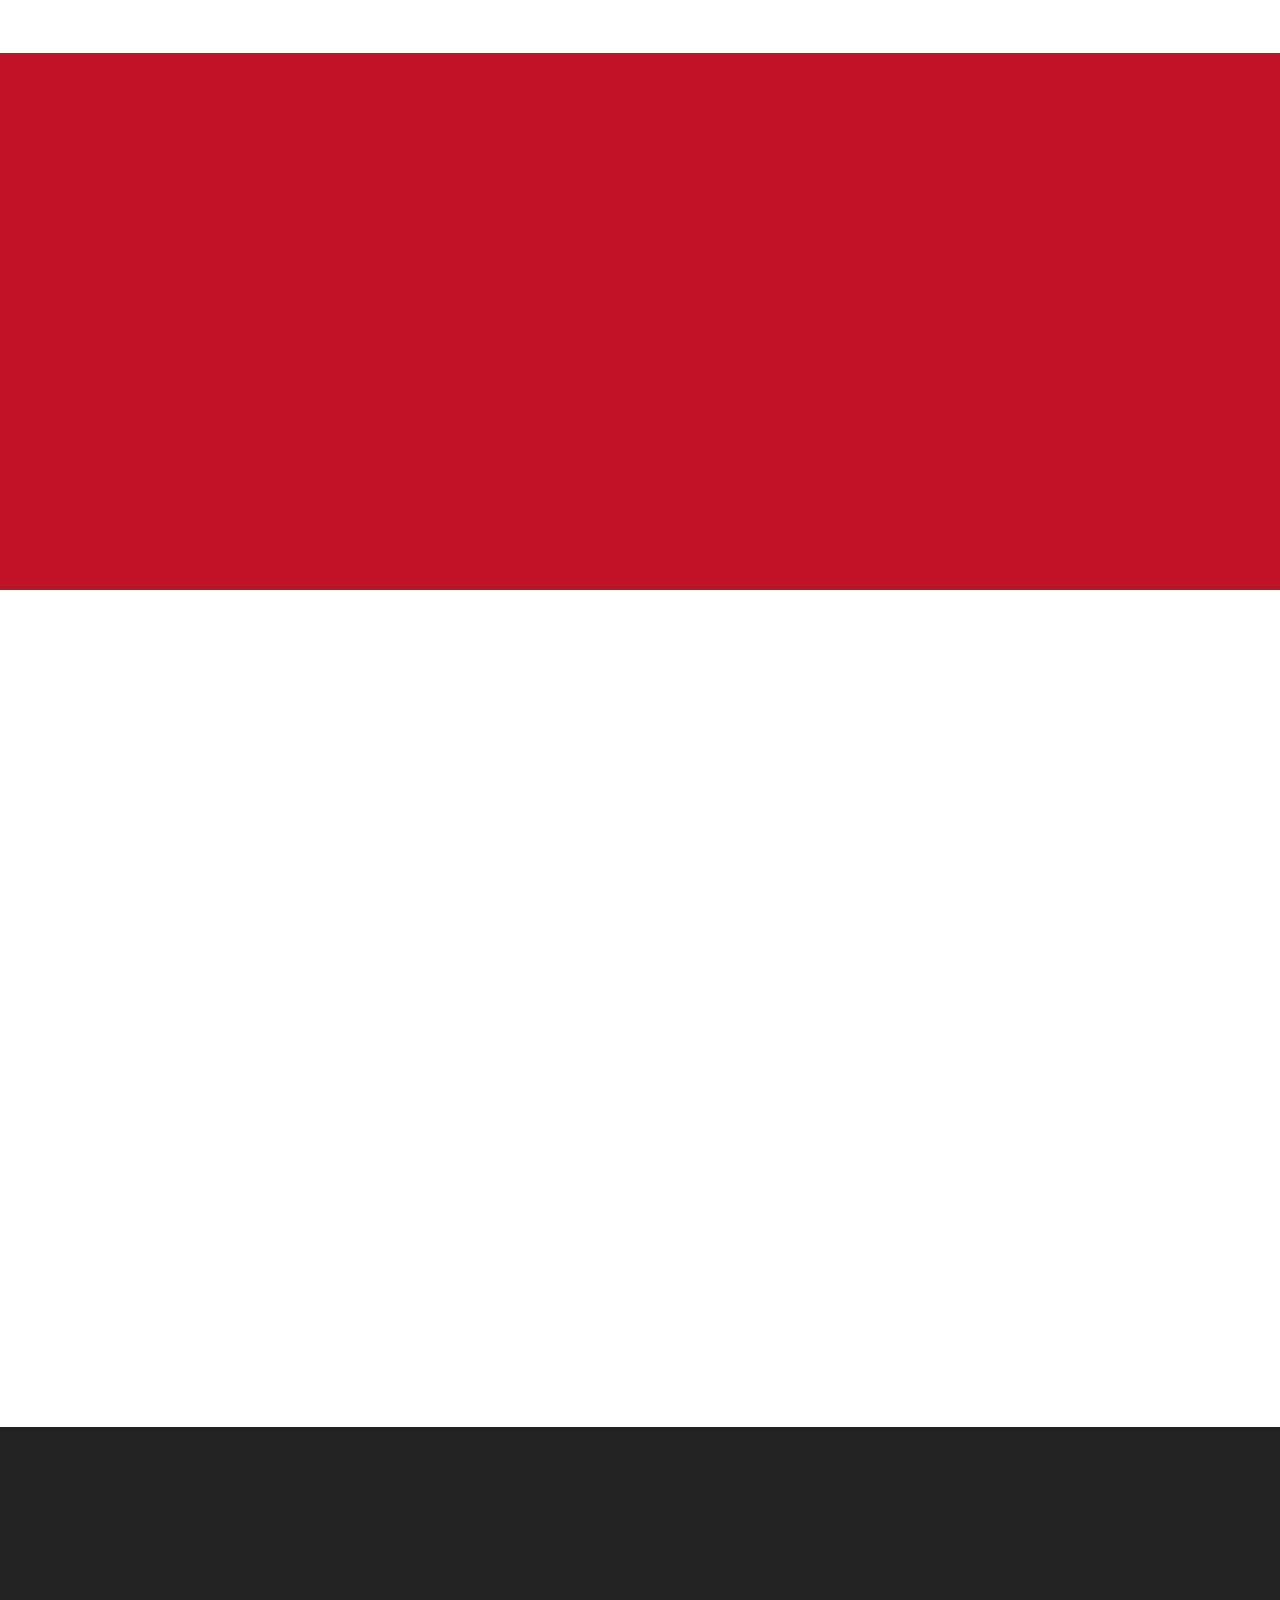
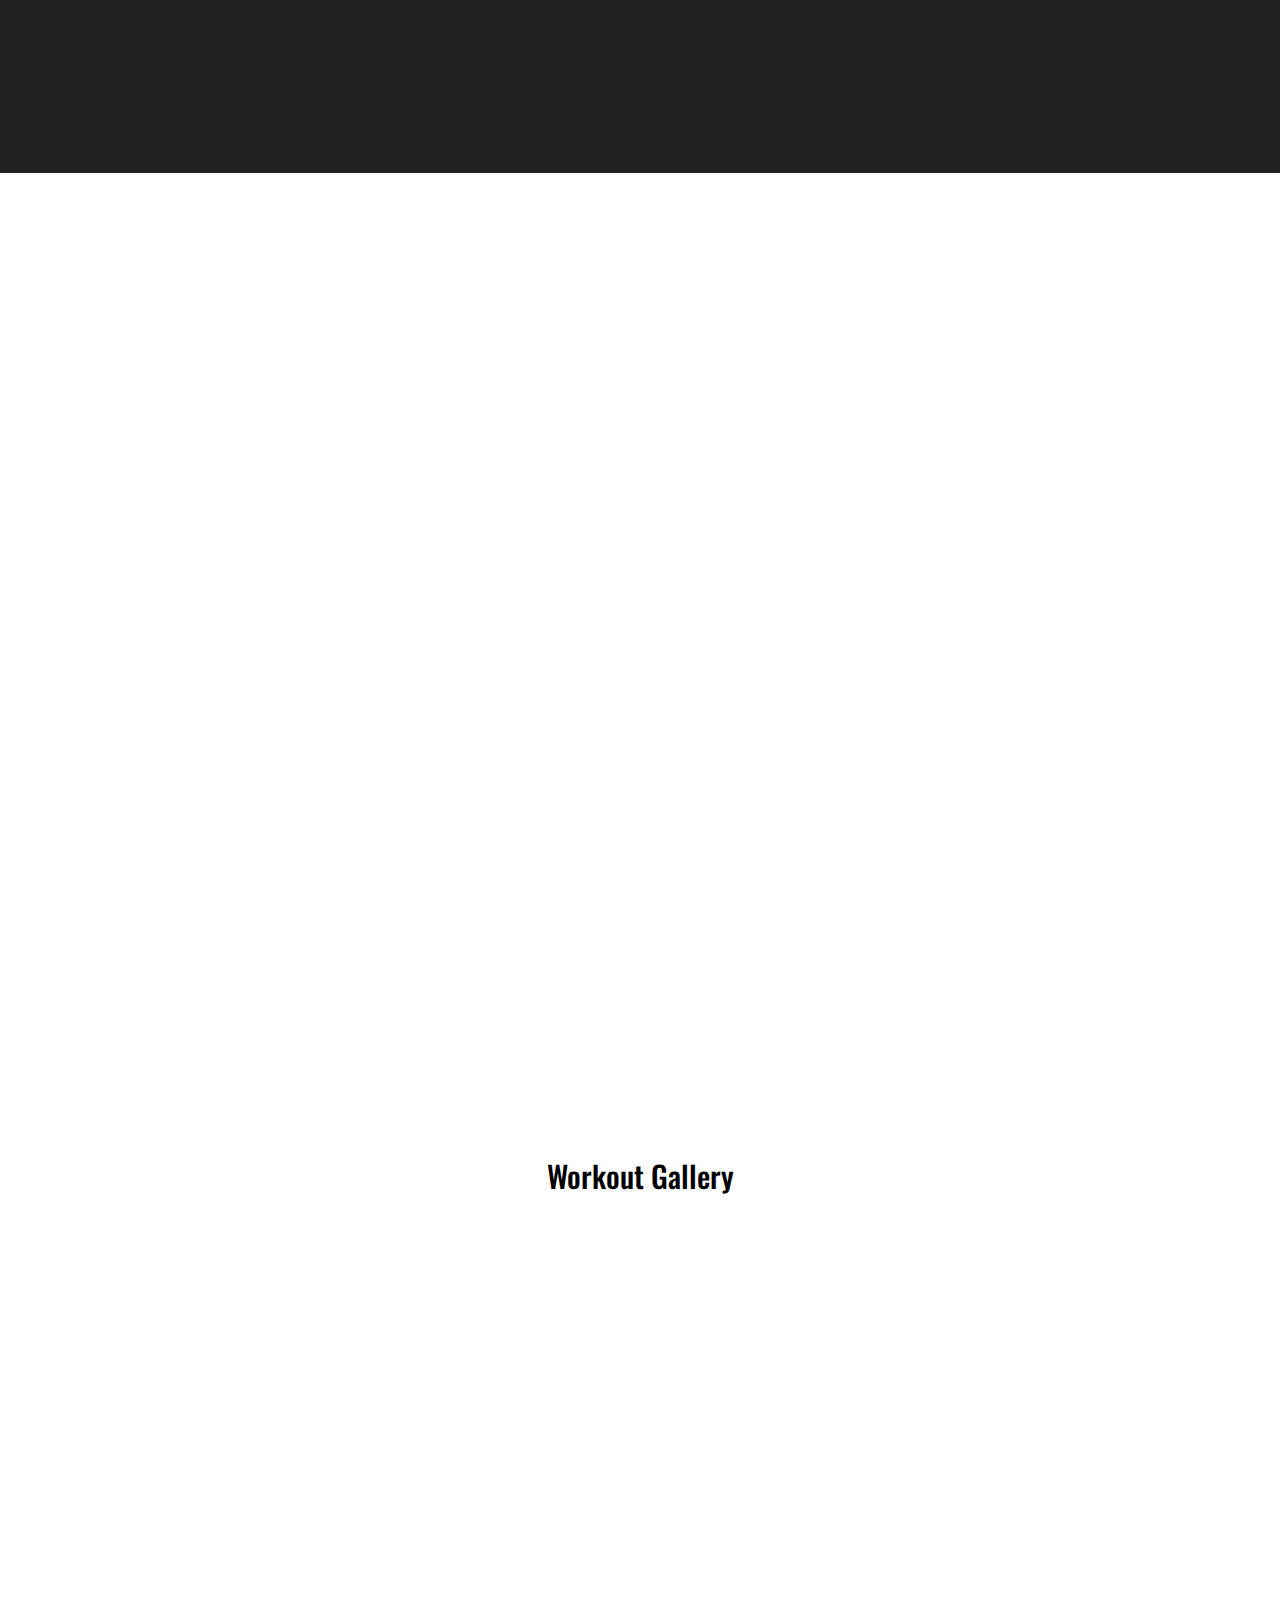
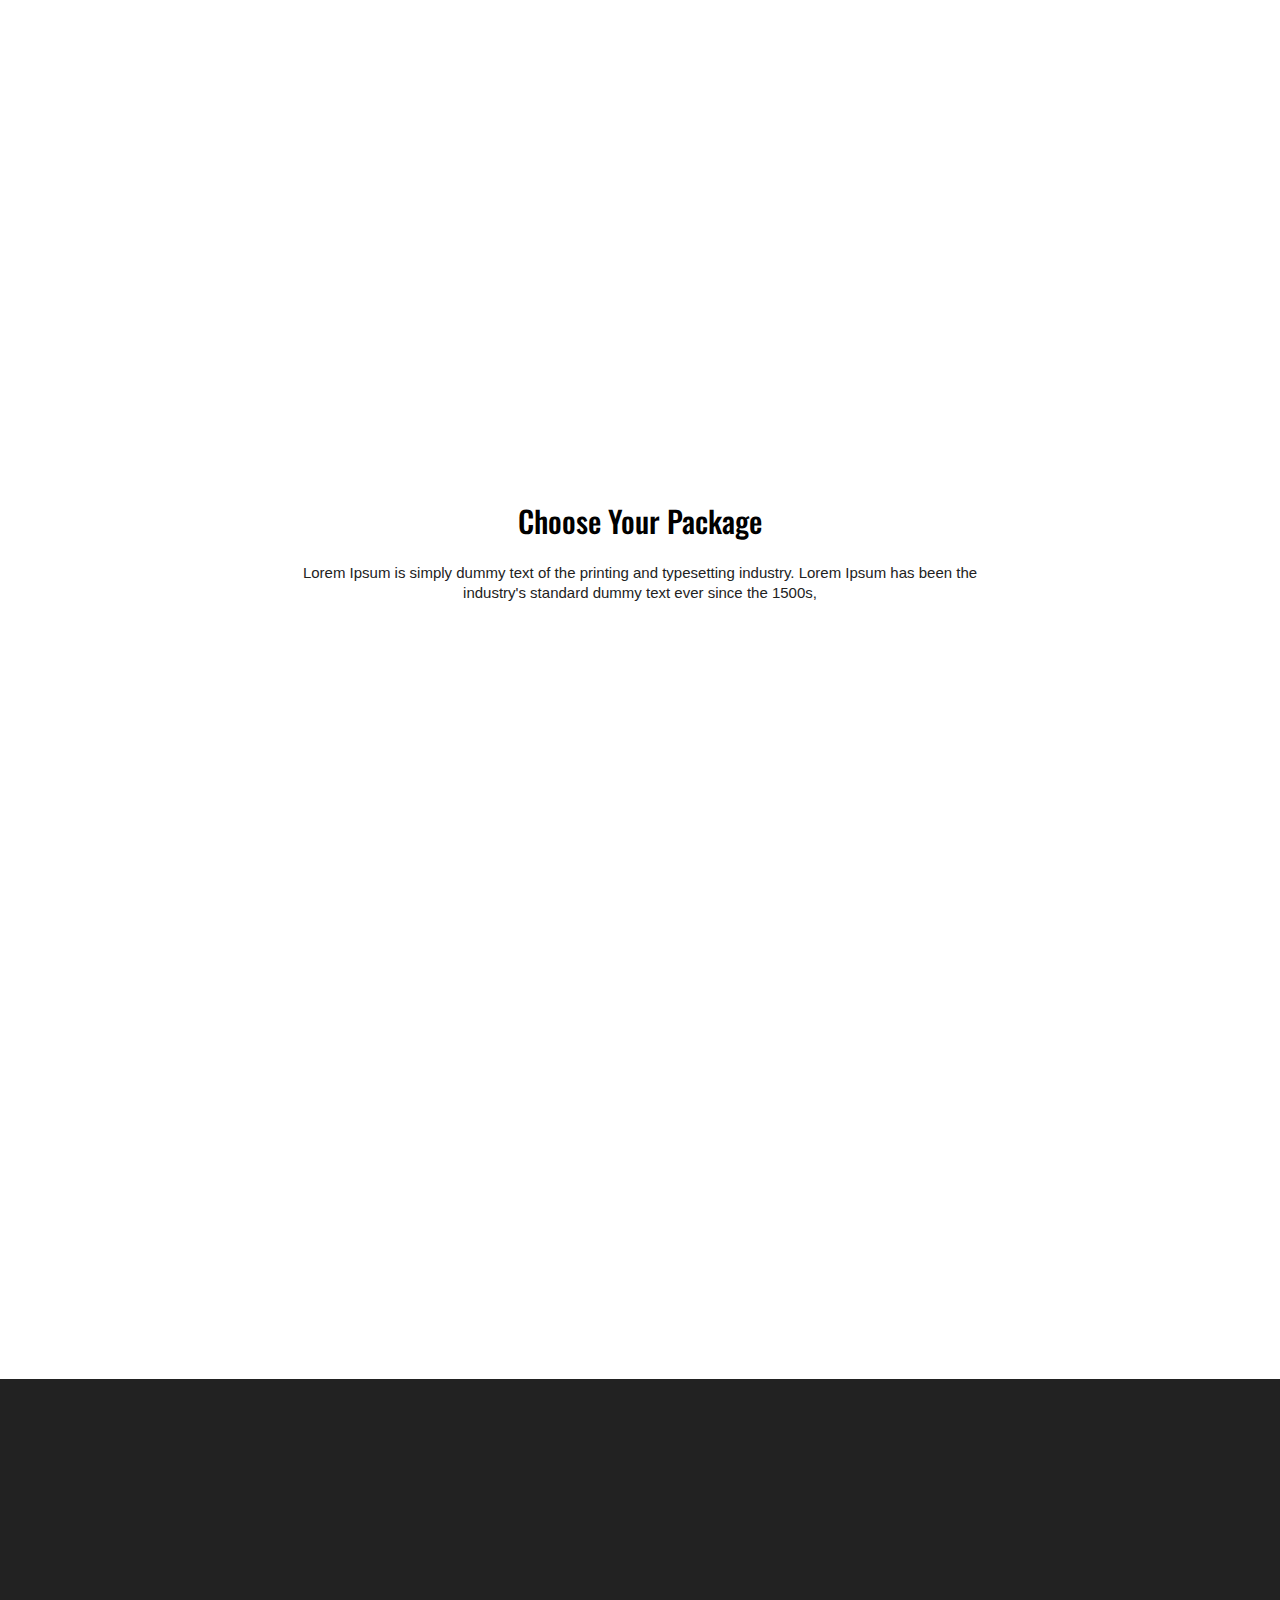
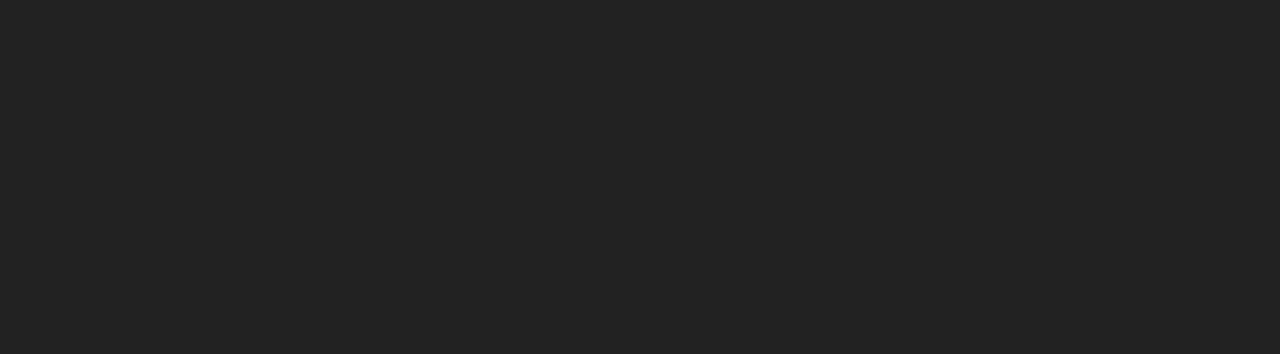
<file: Assignment 8/index.html>
<!DOCTYPE html>
<html>
<head>
	<title>Gym Website</title>
	<meta name="viewport" content="width=device-width, initial-scale=1">
  <link rel="stylesheet" href="css/animate.css">
	<link rel="stylesheet" type="text/css" href="css/style.css">
  <style>
    .wow:first-child {
      visibility: hidden;
    }
  </style>
  
</head>
<body>
 
 <!-- Start Header  -->
 <header>
 	 <div class="container">
 	 	<div class="logo">
 	 		 <a href="">Fitness <span>Club</span></a>
 	 	</div>
 	 	<a href="javascript:void(0)" class="ham-burger">
 	       <span></span>	
 	       <span></span>
 	 	</a>
 	 	<div class="nav">
 	 		<ul>
 	 			<li><a href="#home">Home</a></li>
 	 			<li><a href="#about">About</a></li>
 	 			<li><a href="#service">Services</a></li>
 	 			<li><a href="#classes">Classes</a></li>
 	 			<li><a href="#schedule">Schedule</a></li>
 	 			<li><a href="#price">Price</a></li>
 	 			<li><a href="#contact">Contact</a></li>
 	 		</ul>
 	 	</div>
 	 </div>
 </header>
 <!-- End Header  -->

  <!-- Start Home -->
  <section class="home wow flash" id="home">
  	 <div class="container">
  	 	  <h1 class="wow slideInLeft" data-wow-delay="1s">It's <span>gym</span> time. Let's go</h1>
  	 	  <h1 class="wow slideInRight" data-wow-delay="1s">We are ready to <span>fit you</span></h1>
  	 </div>
  	  <!-- go down -->
  	      <a href="#about" class="go-down">
  	      	  <i class="fa fa-angle-down" aria-hidden="true"></i>
  	      </a>
  	  <!-- go down -->

  </section>
  <!-- End Home -->


 <!-- Start About -->
  <section class="about" id="about">
  	  <div class="container">
  	  	  <div class="content">
  	  	  	   <div class="box wow bounceInUp">
  	  	  	   	   <div class="inner">
  	  	  	   	   	   <div class="img">
  	  	  	   	   	   	  <img src="images/about1.jpg" alt="about" />
  	  	  	   	   	   </div>
                       <div class="text">
                       	   <h4>Free Consultation</h4>
                       	   <p>Lorem Ipsum is simply dummy text of the printing and typesetting industry. Lorem Ipsum has been the industry's standard dummy text ever since the 1500s, when an unknown printer took a galley of type and scrambled it to make a type specimen book. It has survived not only five centuries</p>
                       </div>
  	  	  	   	   </div>
  	  	  	   </div>
  	  	  	   	<div class="box wow bounceInUp" data-wow-delay="0.2s">
  	  	  	   	   <div class="inner">
  	  	  	   	   	   <div class="img">
  	  	  	   	   	   	  <img src="images/about2.jpg" alt="about" />
  	  	  	   	   	   </div>
                       <div class="text">
                       	   <h4>Best Training</h4>
                       	   <p>Lorem Ipsum is simply dummy text of the printing and typesetting industry. Lorem Ipsum has been the industry's standard dummy text ever since the 1500s, when an unknown printer took a galley of type and scrambled it to make a type specimen book. It has survived not only five centuries</p>
                       </div>
  	  	  	   	   </div>
  	  	  	   </div>
  	  	  	   <div class="box wow bounceInUp" data-wow-delay="0.4s">
  	  	  	   	   <div class="inner">
  	  	  	   	   	   <div class="img">
  	  	  	   	   	   	  <img src="images/about3.jpg" alt="about" />
  	  	  	   	   	   </div>
                       <div class="text">
                       	   <h4>Build Perfect Body</h4>
                       	   <p>Lorem Ipsum is simply dummy text of the printing and typesetting industry. Lorem Ipsum has been the industry's standard dummy text ever since the 1500s, when an unknown printer took a galley of type and scrambled it to make a type specimen book. It has survived not only five centuries</p>
                       </div>
  	  	  	   	   </div>
  	  	  	   </div>
  	  	  </div>
  	  </div>
  </section>
 <!-- End About -->


 <!-- Start Service -->
 <section class="service" id="service">
 	<div class="container">
 		 <div class="content">
 		 	  <div class="text box wow slideInLeft">
                  <h2>Services</h2>
                  <p>Lorem Ipsum is simply dummy text of the printing and typesetting industry. Lorem Ipsum has been the industry's standard dummy text ever since the 1500s, when an unknown printer took a galley of type and scrambled it to make a type specimen book. It has survived not only five centuries</p>
                  <p>Lorem Ipsum is simply dummy text of the printing and typesetting industry. Lorem Ipsum has been the industry's standard dummy text ever since the 1500s, when an unknown printer took a galley of type and scrambled it to make a type specimen book. It has survived not only five centuries</p>
                  <a href="" class="btn">Start Now</a>
 		 	  </div>
 		 	  <div class="accordian box wow slideInRight">
 		 	  	    <div class="accordian-container active">
 		 	  	    	<div class="head">
 		 	  	    		<h4>Cardiovascular Equipment</h4>
 		 	  	    		<span class="fa fa-angle-down"></span>
 		 	  	    	</div>
 		 	  	    	<div class="body">
 		 	  	    		<p>Lorem Ipsum is simply dummy text of the printing and typesetting industry. Lorem Ipsum has been the industry's standard dummy text ever since the 1500s, when an unknown printer took a galley of type and scrambled it to make a type specimen book. It has survived not only five centuries</p>
 		 	  	    	</div>
 		 	  	    </div>
 		 	  	    <div class="accordian-container">
 		 	  	    	<div class="head">
 		 	  	    		<h4>Strength Training Equipment</h4>
 		 	  	    		<span class="fa fa-angle-up"></span>
 		 	  	    	</div>
 		 	  	    	<div class="body">
 		 	  	    		<p>Lorem Ipsum is simply dummy text of the printing and typesetting industry. Lorem Ipsum has been the industry's standard dummy text ever since the 1500s, when an unknown printer took a galley of type and scrambled it to make a type specimen book. It has survived not only five centuries</p>
 		 	  	    	</div>
 		 	  	    </div>
 		 	  	    <div class="accordian-container">
 		 	  	    	<div class="head">
 		 	  	    		<h4>Group Fitness Class</h4>
 		 	  	    		<span class="fa fa-angle-up"></span>
 		 	  	    	</div>
 		 	  	    	<div class="body">
 		 	  	    		<p>Lorem Ipsum is simply dummy text of the printing and typesetting industry. Lorem Ipsum has been the industry's standard dummy text ever since the 1500s, when an unknown printer took a galley of type and scrambled it to make a type specimen book. It has survived not only five centuries</p>
 		 	  	    	</div>
 		 	  	    </div>
 		 	  	    <div class="accordian-container">
 		 	  	    	<div class="head">
 		 	  	    		<h4>Other Services</h4>
 		 	  	    		<span class="fa fa-angle-up"></span>
 		 	  	    	</div>
 		 	  	    	<div class="body">
 		 	  	    		<p>Lorem Ipsum is simply dummy text of the printing and typesetting industry. Lorem Ipsum has been the industry's standard dummy text ever since the 1500s, when an unknown printer took a galley of type and scrambled it to make a type specimen book. It has survived not only five centuries</p>
 		 	  	    	</div>
 		 	  	    </div>
 		 	  </div>
 		 </div>
 	</div>
 </section>
 <!-- End Service -->

<!-- Start Classes -->
<section class="classes" id="classes">
	<div class="container">
		 <div class="content">
		 	  <div class="box img wow slideInLeft">
		 	  	 <img src="images/class2.png" alt="classes" />
		 	  </div>
		 	  <div class="box text wow slideInRight">
		 	  	 <h2>Our Classes</h2>
		 	  	 <p>Lorem Ipsum is simply dummy text of the printing and typesetting industry. Lorem Ipsum has been the industry's standard dummy text ever since the 1500s, when an unknown printer took a galley of type and scrambled it to make a type specimen book. It has survived not only five centuries,</p>
		 	  	<div class="class-items">
		 	  	 <div class="item wow bounceInUp">
                     <div class="item-img">
                     	 <img src="images/class1.jpg" alt="classes" />
                     	 <div class="price">
							&#8377;9900
                     	 </div>
                     </div>
                     <div class="item-text">
                     	  <h4>Stretching Training</h4>
                     	  <p>Lorem Ipsum is simply dummy text of the printing and typesetting industry.</p>
                     	  <a href="">Get Details</a>
                     </div>
		 	  	 </div>
		 	  	 <div class="item wow bounceInUp">
                     <div class="item-text">
                     	  <h4>Stretching Training</h4>
                     	  <p>Lorem Ipsum is simply dummy text of the printing and typesetting industry.</p>
                     	  <a href="">Get Details</a>
                     </div>
                     <div class="item-img">
                     	 <img src="images/class1.jpg" alt="classes" />
                     	 <div class="price">
							&#8377;9900
                     	 </div>
                     </div>
		 	  	 </div>
		 	  	</div>
		 	  </div>
		 </div>
	</div>
</section>
<!-- End Classes -->

<!-- Start Today -->
 <section class="start-today">
 	<div class="container">
 		 <div class="content">
 		 	  <div class="box text wow slideInLeft">
 		 	  	 <h2>Start Your Training Today</h2>
 		 	  	 <p>Lorem Ipsum is simply dummy text of the printing and typesetting industry. Lorem Ipsum has been the industry's standard dummy text ever since the 1500s, when an unknown printer took a galley of type and scrambled it to make a type specimen book. It has survived not only five centuries,</p>
 		 	  	 <a href="" class="btn">Start Now</a>
 		 	  </div>
 		 	  <div class="box img wow slideInRight">
 		 	  	 <img src="images/gallery4.jpg" alt="start today" />
 		 	  </div>

 		 </div>
 	</div>
 </section>
<!-- End Start Today -->

<!-- Start Schedule -->
  <section class="schedule" id="schedule">
  	 <div class="container">
  	 	  <div class="content">
  	 	  	   <div class="box text wow slideInLeft">
  	 	  	   	   <h2>Classes Schedule</h2>
  	 	  	   	   <p>
  	 	  	   	   	Lorem Ipsum is simply dummy text of the printing and typesetting industry. Lorem Ipsum has been the industry's standard dummy text ever since the 1500s, when an unknown printer took a galley of type and scrambled it to make a type specimen book. It has survived not only five centuries,
  	 	  	   	   </p>
  	 	  	   	   <img src="images/schedule1.png" alt="schedule" />
  	 	  	   </div>
  	 	  	   <div class="box timing wow slideInRight">
                   <table class="table">
                   	 <tbody>
                   	 	<tr>
                   	 		<td class="day">Monday</td>
                   	 		<td><strong>9:00 AM</strong></td>
                   	 		<td>Body Building <br/> 9:00 to 10:00 AM</td>
                   	 		<td>Room No:210</td>
                   	 	</tr>
                   	 	<tr>
                   	 		<td class="day">Tuesday</td>
                   	 		<td><strong>9:00 AM</strong></td>
                   	 		<td>Body Building <br/> 9:00 to 10:00 AM</td>
                   	 		<td>Room No:210</td>
                   	 	</tr>
                   	 	<tr>
                   	 		<td class="day">Wednesday</td>
                   	 		<td><strong>9:00 AM</strong></td>
                   	 		<td>Body Building <br/> 9:00 to 10:00 AM</td>
                   	 		<td>Room No:210</td>
                   	 	</tr>
                   	 	<tr>
                   	 		<td class="day">Thursday</td>
                   	 		<td><strong>9:00 AM</strong></td>
                   	 		<td>Body Building <br/> 9:00 to 10:00 AM</td>
                   	 		<td>Room No:210</td>
                   	 	</tr>
                   	 	<tr>
                   	 		<td class="day">Friday</td>
                   	 		<td><strong>9:00 AM</strong></td>
                   	 		<td>Body Building <br/> 9:00 to 10:00 AM</td>
                   	 		<td>Room No:210</td>
                   	 	</tr>
                   	 	<tr>
                   	 		<td class="day">Saturday</td>
                   	 		<td><strong>9:00 AM</strong></td>
                   	 		<td>Body Building <br/> 9:00 to 10:00 AM</td>
                   	 		<td>Room No:210</td>
                   	 	</tr>
                   	 </tbody>
                   </table>
  	 	  	   </div>
  	 	  </div>
  	 </div>
  </section>
<!-- End Schedule -->

<!-- Start Gallery -->
  <section class="gallery" id="gallery">
  	 <h2>Workout Gallery</h2>
  	<div class="content">
  		 <div class="box wow slideInLeft">
  		 	 <img src="images/gallery1.jpg" alt="gallery" />
  		 </div>
  		 <div class="box wow slideInRight">
  		 	 <img src="images/gallery2.jpg" alt="gallery" />
  		 </div>
  		 <div class="box wow slideInLeft">
  		 	 <img src="images/gallery3.jpg" alt="gallery" />
  		 </div>
  		 <div class="box wow slideInRight">
  		 	 <img src="images/gallery4.jpg" alt="gallery" />
  		 </div>
  	</div>
  </section>
<!-- End Gallery -->

 <!-- Start Price -->
  <section class="price-package" id="price">
  	 <div class="container">
  	 	  <h2>Choose Your Package</h2>
  	 	  <p class="title-p">Lorem Ipsum is simply dummy text of the printing and typesetting industry. Lorem Ipsum has been the industry's standard dummy text ever since the 1500s, </p>
  	 	  <div class="content">
  	 	  	  <div class="box wow bounceInUp">
  	 	  	  	  <div class="inner">
  	 	  	  	  	   <div class="price-tag">
						&#8377;5900/Month
  	 	  	  	  	   </div>
  	 	  	  	  	   <div class="img">
  	 	  	  	  	   	 <img src="images/price1.jpg" alt="price" />
  	 	  	  	  	   </div>
  	 	  	  	  	   <div class="text">
  	 	  	  	  	   	  <h3>Body Building Training</h3>
  	 	  	  	  	   	  <p>Get Free WiFi</p>
  	 	  	  	  	   	  <p>Month to Month</p>
  	 	  	  	  	   	  <p>No Time Restrictions</p>
  	 	  	  	  	   	  <p>Gym and Cardio</p>
  	 	  	  	  	   	  <p>Service Locker Rooms</p>
  	 	  	  	  	   	  <a href="" class="btn">Join Now</a>
  	 	  	  	  	   </div>
  	 	  	  	  </div>
  	 	  	  </div>
  	 	  	  <div class="box wow bounceInUp" data-wow-delay="0.2s">
  	 	  	  	  <div class="inner">
  	 	  	  	  	   <div class="price-tag">
						&#8377;6900/Month
  	 	  	  	  	   </div>
  	 	  	  	  	   <div class="img">
  	 	  	  	  	   	 <img src="images/price2.jpg" alt="price" />
  	 	  	  	  	   </div>
  	 	  	  	  	   <div class="text">
  	 	  	  	  	   	  <h3>Body Building Training</h3>
  	 	  	  	  	   	  <p>Get Free WiFi</p>
  	 	  	  	  	   	  <p>Month to Month</p>
  	 	  	  	  	   	  <p>No Time Restrictions</p>
  	 	  	  	  	   	  <p>Gym and Cardio</p>
  	 	  	  	  	   	  <p>Service Locker Rooms</p>
  	 	  	  	  	   	  <a href="" class="btn">Join Now</a>
  	 	  	  	  	   </div>
  	 	  	  	  </div>
  	 	  	  </div>
  	 	  	  <div class="box wow bounceInUp" data-wow-delay="0.4s">
  	 	  	  	  <div class="inner">
  	 	  	  	  	   <div class="price-tag">
						&#8377;9900/Month
  	 	  	  	  	   </div>
  	 	  	  	  	   <div class="img">
  	 	  	  	  	   	 <img src="images/price3.jpg" alt="price" />
  	 	  	  	  	   </div>
  	 	  	  	  	   <div class="text">
  	 	  	  	  	   	  <h3>Body Building Training</h3>
  	 	  	  	  	   	  <p>Get Free WiFi</p>
  	 	  	  	  	   	  <p>Month to Month</p>
  	 	  	  	  	   	  <p>No Time Restrictions</p>
  	 	  	  	  	   	  <p>Gym and Cardio</p>
  	 	  	  	  	   	  <p>Service Locker Rooms</p>
  	 	  	  	  	   	  <a href="" class="btn">Join Now</a>
  	 	  	  	  	   </div>
  	 	  	  	  </div>
  	 	  	  </div>
  	 	  </div>
  	 </div>
  </section>
 <!-- End Price -->

 <!-- Start Contact -->
  <section class="contact" id="contact">
     <div class="container">
        <div class="content">
            <div class="box form wow slideInLeft">
               <form>
                  <input type="text" placeholder="Enter Name">
                  <input type="text" placeholder="Enter Email">
                  <input type="text" placeholder="Enter Mobile">
                  <textarea placeholder="Enter Message"></textarea>
                  <button type="submit">Send Message</button>
               </form>
            </div>
            <div class="box text wow slideInRight">
                 <h2>Get Connected with Gym</h2>
                  <p class="title-p">Lorem Ipsum is simply dummy text of the printing and typesetting industry. Lorem Ipsum has been the industry's standard dummy text ever since the 1500s.</p>
                  <div class="info">
                      <ul>
                          <li><span class="fa fa-map-marker"></span> Gali no 11, House no 11, mumbai</li>
                          <li><span class="fa fa-phone"></span> 9999999999</li>
                          <li><span class="fa fa-envelope"></span> xyz@gym.com</li>
                      </ul>
                  </div>
                  <div class="social">
                       <a href=""><span class="fa fa-facebook"></span></a>
                       <a href=""><span class="fa fa-linkedin"></span></a>
                       <a href=""><span class="fa fa-skype"></span></a>
                       <a href=""><span class="fa fa-youtube-play"></span></a>
                  </div>

                  <div class="copy">
                      MadeBy &copy; Vivek
                  </div>
            </div>
        </div>
     </div>
  </section>
 <!-- End Contact -->



 <!-- jquery -->

 <script src="https://ajax.googleapis.com/ajax/libs/jquery/3.4.1/jquery.min.js"></script>
<script>
	$(document).ready(function(){

      $(".ham-burger, .nav ul li a").click(function(){
       
        $(".nav").toggleClass("open")

        $(".ham-burger").toggleClass("active");
      })      
      $(".accordian-container").click(function(){
      	$(".accordian-container").children(".body").slideUp();
      	$(".accordian-container").removeClass("active")
      	$(".accordian-container").children(".head").children("span").removeClass("fa-angle-down").addClass("fa-angle-up")
      	$(this).children(".body").slideDown();
      	$(this).addClass("active")
      	$(this).children(".head").children("span").removeClass("fa-angle-up").addClass("fa-angle-down")
      })

       $(".nav ul li a, .go-down").click(function(event){
         if(this.hash !== ""){

              event.preventDefault();

              var hash=this.hash; 

              $('html,body').animate({
                scrollTop:$(hash).offset().top
              },800 , function(){
                 window.location.hash=hash;
              });

              // add active class in navigation
              $(".nav ul li a").removeClass("active")
              $(this).addClass("active")
         }
      })
})

</script>
<script src="js/wow.min.js"></script>
<script>
    wow = new WOW(
      {
        animateClass: 'animated',
        offset:       0,
      }
    );
    wow.init();
  </script>
</body>
</html>
</file>
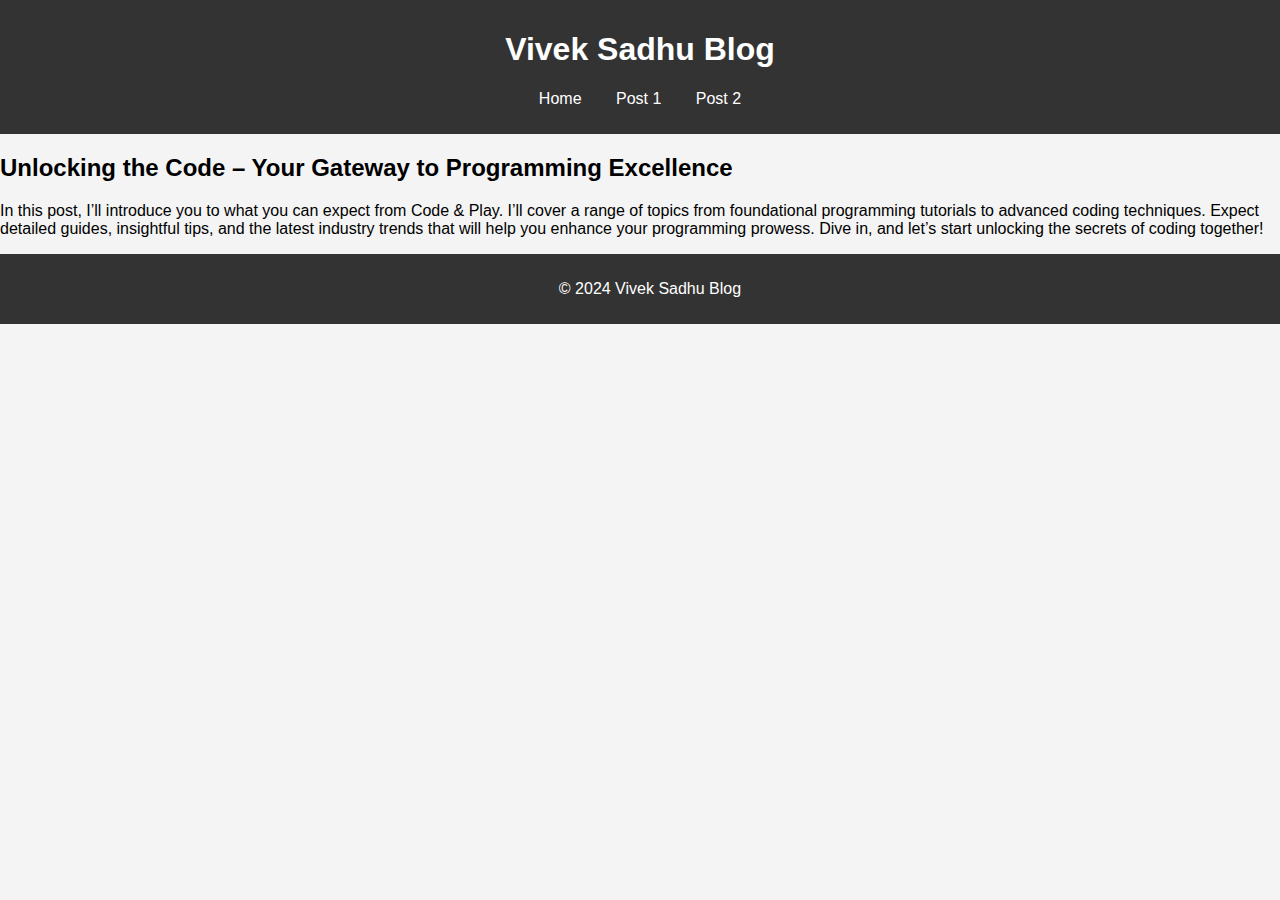
<file: Assignment 6/post1.html>
<!DOCTYPE html>
<html lang="en">
<head>
    <meta charset="UTF-8">
    <meta name="viewport" content="width=device-width, initial-scale=1.0">
    <title>Blog Post 1 - My Personal Blog</title>
    <link rel="stylesheet" href="style.css">
</head>
<body>
    <header>
        <h1>Vivek Sadhu Blog</h1>
        <nav>
            <ul>
                <li><a href="index.html">Home</a></li>
                <li><a href="post1.html">Post 1</a></li>
                <li><a href="post2.html">Post 2</a></li>
            </ul>
        </nav>
    </header>
    <main>
        <h2>Unlocking the Code – Your Gateway to Programming Excellence</h2>
        <p>In this post, I’ll introduce you to what you can expect from Code & Play. I’ll cover a range of topics from foundational programming tutorials to advanced coding techniques. Expect detailed guides, insightful tips, and the latest industry trends that will help you enhance your programming prowess. Dive in, and let’s start unlocking the secrets of coding together!</p>
    </main>
    <footer>
        <p>&copy; 2024 Vivek Sadhu Blog</p>
    </footer>
</body>
</html>
</file>
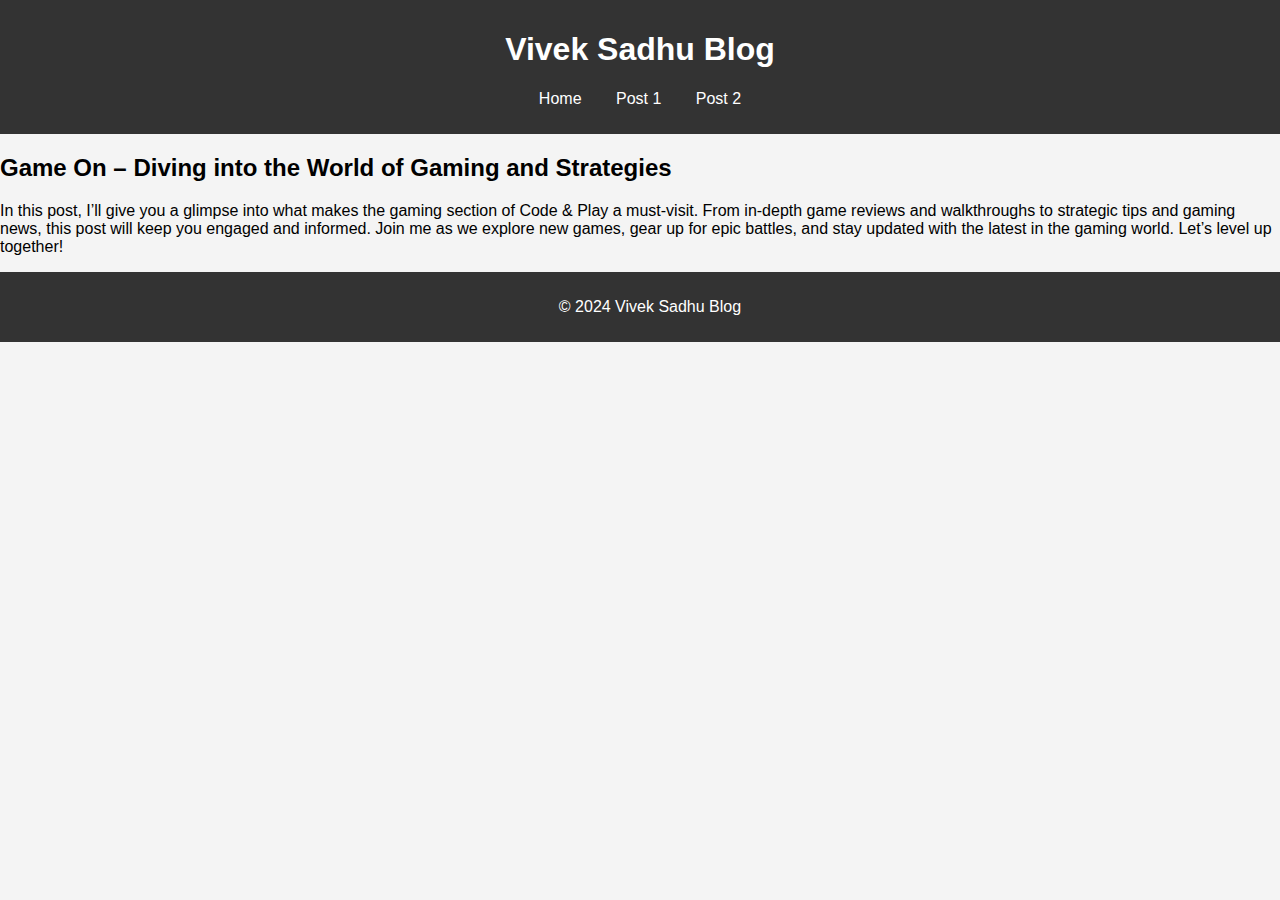
<file: Assignment 6/post2.html>
<!DOCTYPE html>
<html lang="en">
<head>
    <meta charset="UTF-8">
    <meta name="viewport" content="width=device-width, initial-scale=1.0">
    <title>Blog Post 2 - My Personal Blog</title>
    <link rel="stylesheet" href="style.css">
</head>
<body>
    <header>
        <h1>Vivek Sadhu Blog</h1>
        <nav>
            <ul>
                <li><a href="index.html">Home</a></li>
                <li><a href="post1.html">Post 1</a></li>
                <li><a href="post2.html">Post 2</a></li>
            </ul>
        </nav>
    </header>
    <main>
        <h2>Game On – Diving into the World of Gaming and Strategies</h2>
        <p>In this post, I’ll give you a glimpse into what makes the gaming section of Code & Play a must-visit. From in-depth game reviews and walkthroughs to strategic tips and gaming news, this post will keep you engaged and informed. Join me as we explore new games, gear up for epic battles, and stay updated with the latest in the gaming world. Let’s level up together!</p>
    </main>
    <footer>
        <p>&copy; 2024 Vivek Sadhu Blog</p>
    </footer>
</body>
</html>
</file>
<file: Assignment 1/style.css>
*{
    margin:0;
    padding: 0;
    box-sizing: border-box;
  }
  
  body{
    font-family: "Nunito",sans-serif;
    background: #f8f8f8;
  }
  
  .input{
    text-align: center;
    margin: 100px auto;
  }
  
  input[type="submit"]{
    padding: 15px 30px;
    background: #e7e7e7;
    border: none;
    border-radius: 1px;
    font-family: "Nunito",sans-serif;
    font-weight:bold;
    font-size: 20px;
  }
  
  .input input[type="text"]{
    width: 600px;
    height: 55px;
    padding: 5px 10px;
    background: #e7e7e7;
    border: none;
    border-radius: 1px;
    font-family: "Nunito",sans-serif;
    font-weight:bold;
    font-size: 20px;
  }
  
  .card{
    width: 50%;
    background: #e7e7e7;
    height: 40vh;
    margin: 50px auto;
    border-radius: 2px;
  }
  
  
  .close{
    float: right;
    margin-top: -2px;
    cursor: pointer;
    margin-right: 20px;
  }
  
  .card h1{
    padding: 5px 0;
    text-align: center;
  }
  
  .card p{
    text-align: center;
    margin:40px 0;
    font-size:20px;
  }
</file>
<file: Assignment 2/assets/css/styles.css>
/*=============== GOOGLE FONTS ===============*/
@import url("https://fonts.googleapis.com/css2?family=Roboto:wght@400;500;700&display=swap");

/*=============== VARIABLES CSS ===============*/
:root {
  --header-height: 3.5rem;

  /*========== Colors ==========*/
  --first-color: hsl(31, 100%, 70%);
  --button-color: hsl(0, 0%, 17%);
  --button-color-alt: hsl(0, 0%, 21%);
  --title-color: hsl(0, 0%, 15%);
  --text-color: hsl(0, 0%, 35%);
  --text-color-light: hsl(0, 0%, 55%);
  --body-color: hsl(0, 0%, 99%);
  --container-color: #fff;
  --border-color: hsl(0, 0%, 94%);

  /*========== Font and typography ==========*/
  --body-font: 'Roboto', sans-serif;
  --biggest-font-size: 2rem;
  --h1-font-size: 1.5rem;
  --h2-font-size: 1.25rem;
  --h3-font-size: 1rem;
  --normal-font-size: .938rem;
  --small-font-size: .813rem;
  --smaller-font-size: .75rem;

  /*========== Font weight ==========*/
  --font-medium: 500;
  --font-bold: 700;

  /*========== Margenes Bottom ==========*/
  --mb-0-5: .5rem;
  --mb-0-75: .75rem;
  --mb-1: 1rem;
  --mb-1-5: 1.5rem;
  --mb-2: 2rem;
  --mb-2-5: 2.5rem;
  --mb-3: 3rem;

  /*========== z index ==========*/
  --z-tooltip: 10;
  --z-fixed: 100;
}

@media screen and (min-width: 968px) {
  :root {
    --biggest-font-size: 2.5rem;
    --h1-font-size: 2.25rem;
    --h2-font-size: 1.5rem;
    --h3-font-size: 1.25rem;
    --normal-font-size: 1rem;
    --small-font-size: .875rem;
    --smaller-font-size: .813rem;
  }
}

/*=============== BASE ===============*/
* {
  box-sizing: border-box;
  padding: 0;
  margin: 0;
}

html {
  scroll-behavior: smooth;
}

body,
button,
input {
  font-family: var(--body-font);
  font-size: var(--normal-font-size);
}

body {
  margin: 0;
  background-color: var(--body-color);
  color: var(--text-color);
  /*For animation dark mode*/
  transition: .4s;
}

h1, h2, h3, h4 {
  color: var(--title-color);
  font-weight: var(--font-medium);
}

ul {
  list-style: none;
}

a {
  text-decoration: none;
}

img {
  max-width: 100%;
  height: auto;
}

button {
  cursor: pointer;
  border: none;
  outline: none;
}

/*=============== THEME ===============*/
/*========== Variables Dark theme ==========*/
body.dark-theme {
  --first-color: hsl(31, 76%, 74%);
  --button-color: hsl(0, 0%, 24%);
  --button-color-alt: hsl(0, 0%, 28%);
  --title-color: hsl(0, 0%, 95%);
  --text-color: hsl(0, 0%, 75%);
  --body-color: hsl(0, 0%, 12%);
  --container-color: hsl(0, 0%, 16%);
  --border-color: hsl(0, 0%, 20%);
}

/*========== Button Dark/Light ==========*/
.change-theme {
  color: var(--title-color);
  font-size: 1.25rem;
  cursor: pointer;
}

/*========== 
    Color changes in some parts of 
    the website, in dark theme 
==========*/
.dark-theme .change-theme,
.dark-theme .nav__toggle,
.dark-theme .nav__shop,
.dark-theme .button--gray {
  color: hsl(0, 0%, 15%);
}

.dark-theme .scroll-header {
  box-shadow: 0 1px 4px hsla(0, 0%, 4%, .3);
}

.scroll-header .change-theme,
.scroll-header .nav__toggle,
.scroll-header .nav__shop {
  color: var(--title-color);
}

.dark-theme::-webkit-scrollbar {
  background: hsl(0, 0%, 30%);
}

/*=============== REUSABLE CSS CLASSES ===============*/
.container {
  max-width: 1024px;
  margin-left: var(--mb-1-5);
  margin-right: var(--mb-1-5);
}

.grid {
  display: grid;
}

.main {
  overflow: hidden;
}

.section {
  padding: 6.5rem 0 1rem;
}

.section__title {
  position: relative;
  font-size: var(--h3-font-size);
  margin-bottom: var(--mb-3);
  text-transform: uppercase;
  letter-spacing: 2px;
  text-align: center;
}

.section__title::before {
  content: '';
  position: absolute;
  top: -1rem;
  left: 0;
  right: 0;
  margin: 0 auto;
  width: 67px;
  height: 1px;
  background-color: var(--first-color);
}

/*=============== HEADER & NAV ===============*/
.header {
  width: 100%;
  background: transparent;
  position: fixed;
  top: 0;
  left: 0;
  z-index: var(--z-fixed);
  /*For animation dark mode*/
  transition: .4s;
}

.nav {
  height: var(--header-height);
  display: flex;
  justify-content: space-between;
  align-items: center;
}

.nav__logo, 
.nav__toggle, 
.nav__shop, 
.nav__close {
  color: var(--title-color);
}

.nav__logo {
  text-transform: uppercase;
  font-weight: var(--font-bold);
  letter-spacing: 1px;
  display: inline-flex;
  align-items: center;
  column-gap: .25rem;
}

.nav__logo-icon {
  font-size: 1.25rem;
}

.nav__btns {
  display: flex;
  align-items: center;
  column-gap: 1rem;
}

.nav__toggle, 
.nav__shop {
  font-size: 1.25rem;
  cursor: pointer;
}

@media screen and (max-width: 767px) {
  .nav__menu {
    position: fixed;
    background-color: var(--body-color);
    top: 0;
    right: -100%;
    width: 100%;
    height: 100%;
    padding: 6rem 2rem 3.5rem;
    transition: .3s;
  }
}

.nav__list {
  display: flex;
  flex-direction: column;
  align-items: center;
  row-gap: 2rem;
}

.nav__link {
  color: var(--title-color);
  font-weight: var(--font-medium);
  text-transform: uppercase;
  font-size: var(--h2-font-size);
  transition: .3s;
}

.nav__link:hover {
  color: var(--first-color);
}

.nav__close {
  font-size: 2rem;
  position: absolute;
  top: .9rem;
  right: 1.25rem;
  cursor: pointer;
}

/* Show menu */
.show-menu {
  right: 0;
}

/* Change background header */
.scroll-header {
  background-color: var(--body-color);
  box-shadow: 0 1px 4px hsla(0, 4%, 15%, .10);
}

/* Active link */
.active-link {
  color: var(--first-color);
}

/*=============== HOME ===============*/
.home__container {
  position: relative;
  row-gap: 2.5rem;
}

.home__img {
  width: 240px;
}

.home__img-bg {
  background-color: var(--first-color);
  width: 258px;
  height: 430px;
  padding-bottom: 2rem;
  display: flex;
  justify-content: center;
  align-items: flex-end;
  justify-self: flex-end;
  transform: translateX(1.5rem);
}

.home__social {
  position: absolute;
  top: 35%;
  left: -5rem;
  transform: rotate(-90deg);
  display: flex;
  column-gap: 1rem;
}

.home__social-link {
  font-size: var(--smaller-font-size);
  color: var(--text-color-light);
  transition: .3s;
}

.home__social-link:hover {
  color: var(--title-color);
}

.home__title {
  font-size: var(--biggest-font-size);
  font-weight: var(--font-bold);
  margin-bottom: var(--mb-1);
}

.home__description {
  margin-bottom: var(--mb-1-5);
}

.home__price {
  display: inline-block;
  font-size: var(--h2-font-size);
  font-weight: var(--font-medium);
  color: var(--first-color);
  margin-bottom: var(--mb-3);
}

.home__btns {
  display: flex;
  align-items: center;
}

.home__button {
  box-shadow: 0 12px 24px hsla(0, 0%, 10%, .2);
}

/*=============== BUTTONS ===============*/
.button {
  display: inline-block;
  background-color: var(--button-color);
  color: #FFF;
  padding: 1.25rem 2rem;
  font-weight: var(--font-medium);
  transition: .3s;
}

.button:hover {
  background-color: var(--button-color-alt);
}

.button--gray {
  background-color: hsl(0, 0%, 75%);
  color: var(--title-color);
}

.button--gray:hover {
  background-color: hsl(0, 0%, 63%);
}

.button--small {
  padding: 1rem 1.5rem;
}

/*=============== FEATURED ===============*/
.featured__container {
  row-gap: 2.5rem;
}

.featured__card {
  position: relative;
  text-align: center;
  background-color: var(--container-color);
  padding-top: 2rem;
  border: 1px solid var(--border-color);
  overflow-y: hidden;
  transition: .3s;
}

.featured__tag {
  background-color: var(--first-color);
  padding: .5rem 1rem;
  color: #fff;
  text-transform: uppercase;
  font-size: var(--small-font-size);
  font-weight: var(--font-medium);
  position: absolute;
  transform: rotate(-90deg);
  left: -1rem;
  top: 3rem;
}

.featured__img {
  height: 214px;
  margin-bottom: var(--mb-1);
}

.featured__title, 
.featured__price {
  font-size: var(--h3-font-size);
  font-weight: var(--font-bold);
}

.featured__title {
  text-transform: uppercase;
  margin-bottom: var(--mb-0-75);
}

.featured__price {
  display: block;
  color: var(--first-color);
  transition: .3s;
}

.featured__button {
  font-size: var(--small-font-size);
  transform: translateY(1rem);
  opacity: 0;
}

.featured__card:hover {
  box-shadow: 0 12px 32px hsla(0, 0%, 20%, .1);
  padding: 2rem 0 3rem 0;
}

.featured__card:hover .featured__button {
  transform: translateY(0);
  opacity: 1;
}

.featured__card:hover .featured__price {
  margin-bottom: var(--mb-1-5);
}

/*=============== STORY ===============*/
.story__container {
  row-gap: 7.5rem;
}

.story__title {
  font-size: var(--h1-font-size);
  margin-bottom: var(--mb-1);
}

.story__description {
  margin-bottom: var(--mb-2-5);
}

.story__images {
  position: relative;
}

.story__img, 
.story__square {
  width: 250px;
}

.story__square {
  height: 250px;
  background-color: var(--first-color);
}

.story__img {
  position: absolute;
  left: 3rem;
  top: -3rem;
}

/*=============== PRODUCTS ===============*/
.products__container {
  grid-template-columns: repeat(2, 1fr);
  gap: 2rem;
}

.products__card {
  position: relative;
  background-color: var(--container-color);
  padding: 1.25rem 0;
  border: 1px solid var(--border-color);
  text-align: center;
  transition: .3s;
}

.products__img {
  height: 125px;
  margin-bottom: var(--mb-1);
}

.products__title, 
.products__price {
  font-size: var(--small-font-size);
  font-weight: var(--font-medium);
}

.products__title {
  text-transform: uppercase;
  margin-bottom: var(--mb-0-5);
}

.products__price {
  color: var(--first-color);
}

.products__button {
  background-color: var(--button-color);
  padding: .4rem;
  color: #fff;
  font-size: 1rem;
  position: absolute;
  right: 0;
  bottom: 0;
  transition: .3s;
}

.products__button:hover {
  background-color: var(--button-color-alt);
}

.products__card:hover {
  box-shadow: 0 8px 32px hsla(0, 0%, 10%, .1);
}

/*=============== TESTIMONIAL ===============*/
.testimonial__container {
  row-gap: 4rem;
}

.testimonial__quote {
  display: inline-flex;
  background-color: var(--container-color);
  padding: .5rem .75rem;
  font-size: 1.5rem;
  color: var(--first-color);
  box-shadow: 0 4px 12px hsla(0, 0%, 20%, .1);
  margin-bottom: var(--mb-2);
}

.testimonial__description {
  margin-bottom: var(--mb-1);
}

.testimonial__date {
  font-size: var(--normal-font-size);
  margin-bottom: var(--mb-2);
}

.testimonial__perfil {
  display: flex;
  align-items: center;
  column-gap: 1rem;
  margin-bottom: 7rem;
}

.testimonial__perfil-img {
  width: 60px;
  height: 60px;
  border-radius: 3rem;
}

.testimonial__perfil-data {
  display: flex;
  flex-direction: column;
  row-gap: .5rem;
}

.testimonial__perfil-name {
  font-size: var(--h3-font-size);
  font-weight: var(--font-medium);
  color: var(--title-color);
}

.testimonial__perfil-detail {
  font-size: var(--small-font-size);
}

.testimonial__images {
  position: relative;
}

.testimonial__img, 
.testimonial__square {
  width: 250px;
}

.testimonial__square {
  height: 250px;
  background-color: var(--first-color);
  margin-left: auto;
}

.testimonial__img {
  position: absolute;
  right: 2rem;
  top: 3rem;
}

.testimonial-swiper {
  margin-left: initial;
  margin-right: initial;
}

.swiper-button-prev:after,
.swiper-button-next:after {
  content: '';
}

/* Swiper class */
.swiper-button-next,
.swiper-button-prev {
  top: initial;
  bottom: 5%;
  width: initial;
  height: initial;
  background-color: var(--container-color);
  box-shadow: 0 4px 12px hsla(0, 0%, 20%, .1);
  padding: .25rem;
  font-size: 1.5rem;
  color: var(--first-color);
}

.swiper-button-next {
  right: initial;
  left: 4rem;
}

/*=============== NEW ===============*/
.new__card {
  position: relative;
  text-align: center;
  background-color: var(--container-color);
  padding-top: 2rem;
  border: 1px solid var(--border-color);
  overflow-y: hidden;
  transition: .3s;
}

.new__tag {
  background-color: var(--first-color);
  padding: .5rem 1rem;
  color: #fff;
  text-transform: uppercase;
  font-size: var(--small-font-size);
  font-weight: var(--font-medium);
  position: absolute;
  top: 1rem;
  right: 1rem;
  transition: .3s;
}

.new__img {
  height: 215px;
  margin-bottom: var(--mb-1);
}

.new__title, 
.new__price {
  font-size: var(--h3-font-size);
  font-weight: var(--font-bold);
}

.new__title {
  text-transform: uppercase;
  margin-bottom: var(--mb-0-75);
}

.new__price {
  display: block;
  color: var(--first-color);
  transition: .3s;
}

.new__button {
  font-size: var(--small-font-size);
  transform: translateY(1rem);
  opacity: 0;
}

.new__card:hover {
  background-color: var(--first-color);
  box-shadow: 0 12px 32px hsla(0, 0%, 20%, .1);
  padding: 2rem 0 3rem 0;
}

.new__card:hover .new__tag {
  background-color: var(--button-color);
}

.new__card:hover .new__button {
  transform: translateY(0);
  opacity: 1;
}

.new__card:hover .new__title {
  color: hsl(0, 0%, 15%);
}

.new__card:hover .new__price {
  color: hsl(0, 0%, 15%);
  margin-bottom: var(--mb-1-5);
}

/*=============== NEWSLETTER ===============*/
.newsletter__bg {
  background-color: var(--first-color);
  padding: 3rem 1.5rem;
  text-align: center;
  row-gap: 2.5rem;
}

.newsletter__title {
  font-size: var(--h1-font-size);
  color: hsl(0, 0%, 15%);
  margin-bottom: var(--mb-1-5);
}

.newsletter__description {
  color: hsl(0, 0%, 35%);
}

.newsletter__subscribe {
  display: flex;
  flex-direction: column;
  row-gap: .75rem;
}

.newsletter__input {
  border: none;
  outline: none;
  background-color: hsl(0, 0%, 94%);
  padding: 1.25rem 1rem;
  color: hsl(0, 0%, 15%);
}

/*=============== FOOTER ===============*/
.footer__container {
  row-gap: 2rem;
  border-bottom: 1px solid var(--border-color);
  padding-bottom: 3rem;
}

.footer__title {
  font-size: var(--h2-font-size);
  margin-bottom: var(--mb-1-5);
}

.footer__list, 
.footer__links {
  display: flex;
  flex-direction: column;
  row-gap: .75rem;
}

.footer__link {
  color: var(--text-color);
}

.footer__link:hover {
  color: var(--title-color);
}

.footer__social {
  display: flex;
  column-gap: 1rem;
}

.footer__social-link {
  font-size: 1.25rem;
  color: var(--text-color);
}

.footer__social-link:hover {
  color: var(--title-color);
}

.footer__copy {
  display: block;
  margin: 3.5rem 0 1rem 0;
  text-align: center;
  font-size: var(--smaller-font-size);
  color: var(--text-color-light);
}

/*=============== SCROLL UP ===============*/
.scrollup {
  position: fixed;
  right: 1rem;
  bottom: -30%;
  background-color: var(--container-color);
  box-shadow: 0 4px 12px hsla(0, 0%, 20%, .1);
  display: inline-flex;
  padding: .25rem;
  z-index: var(--z-tooltip);
  opacity: .8;
  transition: .4s;
}

.scrollup:hover {
  opacity: 1;
}

.scrollup__icon {
  font-size: 1.5rem;
  color: var(--first-color);
}

/* Show Scroll Up*/
.show-scroll {
  bottom: 3rem;
}

/*=============== SCROLL BAR ===============*/
::-webkit-scrollbar {
  width: .6rem;
  background: hsl(0, 0%, 74%);
}

::-webkit-scrollbar-thumb {
  background: hsl(0, 0%, 17%);
}

/*=============== CART ===============*/
.cart {
  position: fixed;
  background-color: var(--body-color);
  z-index: var(--z-fixed);
  width: 100%;
  height: 100%;
  top: 0;
  right: -100%;
  padding: 3.5rem 2rem;
  transition: .4s;
}

.cart__title-center {
  font-size: var(--h2-font-size);
  text-align: center;
  margin-bottom: var(--mb-3);
}

.cart__close {
  font-size: 2rem;
  color: var(--title-color);
  position: absolute;
  top: 1.25rem;
  right: .9rem;
  cursor: pointer;
}

.cart__container {
  display: grid;
  row-gap: 1.5rem;
}

.cart__card {
  display: flex;
  align-items: center;
  column-gap: 1rem;
}

.cart__box {
  background-color: var(--container-color);
  padding: .75rem 1.25rem;
  border: 1px solid var(--border-color);
}

.cart__img {
  width: 50px;
}

.cart__title {
  font-size: var(--normal-font-size);
  margin-bottom: .5rem;
}

.cart__price {
  display: block;
  font-size: var(--small-font-size);
  color: var(--first-color);
  margin-bottom: var(--mb-1-5);
}

.cart__amount,
.cart__amount-content{
  display: flex;
  align-items: center;
}

.cart__amount{
  column-gap: 3rem;
}

.cart__amount-content{
  column-gap: 1rem;
}

.cart__amount-box {
  display: inline-flex;
  padding: .25rem;
  background-color: var(--container-color);
  border: 1px solid var(--border-color);
  cursor: pointer;
}

.cart__amount-trash {
  font-size: 1.15rem;
  color: var(--first-color);
  cursor: pointer;
}

.cart__prices {
  margin-top: 6rem;
  display: flex;
  justify-content: space-between;
}

.cart__prices-item, 
.cart__prices-total {
  color: var(--title-color);
}

.cart__prices-item {
  font-size: var(--small-font-size);
}

.cart__prices-total {
  font-size: var(--h3-font-size);
  font-weight: var(--font-medium);
}

/* Show cart */
.show-cart {
  right: 0;
}

/*=============== BREAKPOINTS ===============*/
/* For small devices */
@media screen and (max-width: 320px) {
  .container {
    margin-left: var(--mb-1);
    margin-right: var(--mb-1);
  }
  .home__img-bg {
    width: 220px;
  }
  .home__title {
    font-size: var(--h1-font-size);
  }
  .home__button {
    font-size: var(--smaller-font-size);
  }

  .story__square,
  .story__img,
  .testimonial__square,
  .testimonial__img {
    width: 180px;
  }

  .story__square,
  .testimonial__square {
    height: 180px;
  }

  .products__container {
    grid-template-columns: repeat(1, 180px);
    justify-content: center;
  }
}

/* For medium devices */
@media screen and (min-width: 576px) {
  .home__img-bg {
    width: 340px;
  }

  .featured__container {
    grid-template-columns: repeat(2, 1fr);
    justify-content: center;
    align-items: flex-start;
    gap: 1.5rem;
  }

  .footer__container {
    grid-template-columns: repeat(2, 1fr);
  }
}

@media screen and (min-width: 767px) {
  .section {
    padding: 8rem 0 1rem;
  }

  .cart {
    width: 420px;
    box-shadow: -2px 0 4px hsla(0, 0%, 15%, .1);
  }

  .nav {
    height: calc(var(--header-height) + 1.5rem);
    justify-content: initial;
    column-gap: 3rem;
  }
  .nav__toggle, 
  .nav__close {
    display: none;
  }
  .nav__list {
    flex-direction: row;
    column-gap: 2.5rem;
  }
  .nav__link {
    text-transform: initial;
    font-size: var(--normal-font-size);
  }
  .nav__btns {
    margin-left: auto;
  }

  .home__container {
    padding-top: 6rem;
    grid-template-columns: 1fr max-content;
    align-items: center;
  }
  .home__img-bg {
    order: 1;
    transform: translate(1.5rem, -6rem);
  }
  .home__data {
    padding: 0 0 3rem 6rem;
  }
  .home__social {
    top: 47%;
    column-gap: 2rem;
  }

  .featured__title,
  .featured__price,
  .new__title,
  .new__price {
    font-size: var(--normal-font-size);
  }

  .story__container,
  .testimonial__container,
  .newsletter__bg {
    grid-template-columns: repeat(2, 1fr);
    align-items: center;
  }

  .story__section-title {
    text-align: initial;
  }
  .story__section-title::before {
    margin: initial;
  }
  .story__images {
    order: -1;
  }

  .products__container {
    grid-template-columns: repeat(3, 200px);
    justify-content: center;
    gap: 2.5rem;
  }
  .products__card {
    padding: 2rem 0;
  }
  .products__img {
    height: 155px;
  }

  .newsletter__bg {
    text-align: initial;
    column-gap: 2rem;
    padding: 4.5rem;
  }
  .newsletter__subscribe {
    flex-direction: row;
  }
  .newsletter__input {
    width: 100%;
  }

  .footer__container {
    grid-template-columns: repeat(4, max-content);
    justify-content: space-between;
  }
  .footer__title {
    font-size: var(--h3-font-size);
  }
}

@media screen and (min-width: 992px) {
  .section__title {
    font-size: var(--h2-font-size);
  }

  .home__container {
    column-gap: 2rem;
  }
  .home__img-bg {
    width: 480px;
    height: 680px;
  }
  .home__img {
    width: 420px;
  }
  .home__social {
    left: -6rem;
  }
  .home__data {
    padding: 0 0 8rem 6rem;
  }

  .featured__container {
    grid-template-columns: repeat(3, 312px);
    padding-top: 2rem;
  }
  
  .story__container,
  .testimonial__container {
    column-gap: 8rem;
  }

  .story__square,
  .story__img,
  .testimonial__square,
  .testimonial__img {
    width: 450px;
  }

  .story__square,
  .testimonial__square {
    height: 450px;
  }

  .products__container,
  .new__container {
    padding-top: 2rem;
  }

  .testimonial__container {
    padding-bottom: 4rem;
  }
}

/* For large devices */
@media screen and (min-width: 1024px) {
  .container {
    margin-left: auto;
    margin-right: auto;
  }
  
  .story__container,
  .testimonial__container {
    column-gap: 13rem;
  }

  .story__container {
    padding-top: 3rem;
  }
  .story__img {
    left: 5rem;
    top: -5rem;
  }

  .testimonial__img {
    right: 5rem;
    top: 5rem;
  }

  .scrollup {
    right: 3rem;
  }
}
</file>
<file: Assignment 5/styles.css>
body {
    font-family: Arial, sans-serif;
    display: flex;
    justify-content: center;
    align-items: center;
    height: 100vh;
    background-color: #f0f0f0;
    margin: 0;
}

.quiz-container {
    background-color: #fff;
    padding: 20px;
    border-radius: 10px;
    box-shadow: 0 0 10px rgba(0, 0, 0, 0.1);
    width: 80%;
    max-width: 600px;
}

.btn-grid {
    display: grid;
    grid-template-columns: repeat(1, auto);
    gap: 10px;
    margin: 20px 0;
}

.btn {
    background-color: #007BFF;
    color: white;
    border: none;
    padding: 10px 20px;
    border-radius: 5px;
    cursor: pointer;
}

.btn:hover {
    background-color: #0056b3;
}

.hide {
    display: none;
}

.feedback-container {
    margin-top: 20px;
    font-size: 1.2em;
    color: #333;
}

.score-container {
    margin-top: 20px;
    font-size: 1.5em;
    color: #333;
}
</file>
<file: Assignment 6/style.css>
body {
    font-family: Arial, sans-serif;
    margin: 0;
    padding: 0;
    background-color: #f4f4f4;
}

header {
    background: #333;
    color: #fff;
    padding: 10px 0;
    text-align: center;
}

nav ul {
    list-style: none;
    padding: 0;
}

nav ul li {
    display: inline;
    margin: 0 15px;
}

nav ul li a {
    color: #fff;
    text-decoration: none;
}

article {
    background: #fff;
    margin: 15px;
    padding: 15px;
    border-radius: 5px;
    box-shadow: 0 0 10px rgba(0,0,0,0.1);
}

footer {
    text-align: center;
    padding: 10px;
    background: #333;
    color: #fff;
    position: relative;
    bottom: 0;
    width: 100%;
}
</file>
<file: Assignment 8/css/style.css>
@import url('https://fonts.googleapis.com/css?family=Oswald:300,400,500,600,700&display=swap');
@import url('https://stackpath.bootstrapcdn.com/font-awesome/4.7.0/css/font-awesome.min.css');
@import url('https://fonts.googleapis.com/css?family=Open+Sans&display=swap');

body{
	margin:0;
	padding:0;
	overflow-x: hidden;
}

*{
	box-sizing: border-box;
	margin:0;
	padding:0;
	font-family: 'Oswald', sans-serif;
}

/*Header*/

header{
	position:fixed;
	left: 0px;
	top:0px;
	width: 100%;
	z-index: 10;
	background-color: #000000;
	padding:15px 15px;
}
header .container{
	-webkit-display: flex;
	display: flex;
	justify-content: space-between;
	align-items: center;
}

header .logo a{
	font-size: 30px;
	text-decoration: none;
	color:#ffffff;
	font-weight: 700;
}
header .logo a span{
	color:#c11325;
}
header .nav{
	position: fixed;
	background-color: #c11325;
	width: 280px;
	top:0;
	right:0;
	height: 100%;
	z-index: 99;
	padding:100px 0px 15px; 
	-webkit-transform: translateX(100%);
	transform: translateX(100%);
	-webkit-transition: transform .5s ease;
    transition: transform .5s ease;
}
header .nav.open{
	-webkit-transform: translateX(0);
	transform: translateX(0);
}
header .nav ul{
	list-style: none;
	margin:0;
	padding:0px;
}
header .nav ul li{
display: block;
}
header .nav ul li a{
	text-decoration: none;
	font-size: 30px;
	font-weight: 400;
    color:#ffffff;
    display: block;
    position: relative;
    padding:10px 30px;
}
header .nav ul li a.active::before{
	content: '';
	position: absolute;
	left:0px;
	top:0px;
	height: 100%;
	width:100%;
	background-color:#000000;
	opacity:.2;
	-webkit-transition: width .5s ease;
	transition: width .5s ease;
	z-index: -1;
}
header .nav ul li a::before{
	content: '';
	position: absolute;
	left:0px;
	top:0px;
	height: 100%;
	width:0px;
	background-color:#000000;
	opacity:.2;
	-webkit-transition: width .5s ease;
	transition: width .5s ease;
	z-index: -1;
}
header .nav ul li a:hover::before{
	width: 100%;
}
header .ham-burger{
	display: inline-block;
	position: relative;
	z-index: 100;
}
header .ham-burger span{
	height: 3px;
	margin-bottom:8px;
	display: block;
	background-color:#ffffff;
	width:30px;
	-webkit-transition: transform .5s ease;
	transition: transform .5s ease;
}
header .ham-burger span:nth-child(1){
	transform-origin: left top;
}
header .ham-burger span:nth-child(2){
	transform-origin: left bottom;
}

header .ham-burger.active span:nth-child(1){
	-webkit-transform: rotate(45deg) translateY(-6px);
	transform: rotate(45deg) translateY(-6px);
}
header .ham-burger.active span:nth-child(2){
	-webkit-transform: rotate(-45deg) translateY(6px);
	transform: rotate(-45deg) translateY(6px)
}

.container{
	max-width: 1170px;
	margin: auto;
}

/*Home section*/
.home{
	height: 100vh;
	background-image: url('../images/home.jpg');
	background-size: cover;
	padding:15px;
	-webkit-display: flex;
	display: flex;
	position: relative;
}
.home .go-down{
  position: absolute;
  bottom: 50px;
  width: 26px;
  height:40px;
  border:1px solid #ffffff;
  display: block;
  border-radius:4px;
  text-align: center;
  left:50%;
  margin-left: -13px;
}
.home .go-down .fa{
	color:#ffffff;
	-webkit-animation: goDown 1s ease infinite;
	animation: goDown 1s ease infinite;
}
@-webkit-keyframes goDown{
	0%{transform: translateY(0);opacity:.5}
	100%{transform: translateY(10px);}
}
@keyframes goDown{
	0%{transform: translateY(0);opacity:.5}
	100%{transform: translateY(10px);}
}
.home .container{
  -webkit-display: flex;
  display: flex;
  flex-direction: column;
  flex-grow: 1;
}

.home h1{
	color:#ffffff;
	font-size: 60px;
	font-weight: 700;
	text-transform: uppercase;
	margin:0;
}

.home h1 span{
	color:#c11325;;
}


/*About section*/

.about{
	padding:80px 0px;
	background-color:#ffffff;
}

.about .content{ 
 -webkit-display: flex;
 display: flex;
}
.about .content .box{
	flex:0 0 33.33%;
	max-width: 33.33%;
	padding:15px;
}
.about .content .box .inner{
	background-color:#222222;
}
.about .content .box:nth-child(2) .inner{
	background-color: #c11325;
}
.about .content .box .inner .img img{
	width: 100%;
}
.about .content .box .inner .text{
	padding:30px;
}

.about .content .box .inner .text h4{
  font-size: 20px;
  margin:0;
  padding: 0px 0px 15px;
  font-weight: 500;
  color:#ffffff;
 text-transform: capitalize;
  text-align: center;
}
.about .content .box .inner .text p{
	font-size: 15px;
	line-height:20px;
	color:#ffffff;
	text-align: center;
	margin:0;
	font-family: 'Open Sans', sans-serif;
}


/*Service Section*/
.service{
	padding:80px 0px;
	background-color: #c11325;
}

.service .content{
	-webkit-display:flex;
	display:flex;
}

.service .content .box{
	flex:0 0 50%;
	max-width: 50%;
	padding:15px;
}

.service .content .text h2{
	font-size: 30px;
	font-weight: 500;
	color:#ffffff;
	padding:0px 0px 20px;
}

.service .content .text p{
    font-size: 15px;
	line-height:20px;
	color:#ffffff;
	margin:0;
	padding:0px 0px 20px;
	font-family: 'Open Sans', sans-serif;
}

.service .content .text .btn{
	padding:8px 30px;
	background-color: #222222;
	color:#ffffff;
	text-decoration: none;
	display: inline-block;
	border:1px solid transparent;
	cursor: pointer;
	-webkit-transition: all .5s ease;
	transition: all .5s ease;
}

.service .content .text .btn:hover{
	border:1px solid #ffffff;
	color:#ffffff;
	background-color: transparent;
}
.service .content .accordian-container{
	margin-bottom: 5px;
}
.service .content .accordian-container .head{
	background-color:rgba(0,0,0,0.2);
	position: relative;
	padding:12px 15px;
	cursor: pointer;
}
.service .content .accordian-container .head .fa{
	position: absolute;
	right: 10px;
	top:13px;
	color:#ffffff;
	height:30px;
	width: 30px;
	text-align: center;
	line-height: 30px;
	color:#ffffff;
	border-radius: 50%;
}
.service .content .accordian-container .head h4{
  font-size: 20px;
  margin:0;
  padding:0;
  font-weight: 500;
  color: #ffffff;
  text-transform: capitalize;
}
.service .content .accordian-container.active .head{
  background-color: #222222;	
}
.service .content .accordian-container .body{
	display: none;
	padding:15px;
	background-color: #222222;
	border-top:1px solid #333333;
}

.service .content .accordian-container:nth-child(1) .body{
	display: block;
}
.service .content .accordian-container .body p{
    font-size: 15px;
	line-height:20px;
	color:#ffffff;
	margin:0;
	padding:0;
	font-family: 'Open Sans', sans-serif;	
}


/*Classes Section*/

.classes{
	padding:80px 0px 50px;
	background-color: #ffffff;
}

.classes .content{
	-webkit-display: flex;
	display: flex;
}

.classes .content .box{
	padding:15px;
	flex:0 0 50%;
	max-width: 50%;
}

.classes .content .img img{
	width: 100%;
	-webkit-transform: rotateY(180deg);
	transform: rotateY(180deg);
}

.classes .content .text h2{
    font-size: 30px;
    font-weight: 500;
    color: #000000;
    padding: 0px 0px 20px;
}

.classes .content .text p{
	font-size: 15px;
    line-height: 20px;
    color: #000000;
    margin: 0;
    padding: 0px 0px 30px;
    font-family: 'Open Sans', sans-serif;
}


.classes .content .class-items .item{
	margin-bottom: 30px;
	display: flex;
}
.classes .content .class-items .item:nth-child(1){
 background-color: #222222;
}
.classes .content .class-items .item:nth-child(2){
 background-color: #c11325;
}
.classes .content .class-items .item .item-text{
	padding: 15px;
	display: flex;
	flex-direction: column;
	justify-content: center;
}
.classes .content .class-items .item .item-text,
.classes .content .class-items .item .item-img{
	flex:0 0 50%;
	max-width: 50%;
	position: relative;
}

.classes .content .class-items .item .item-img img{
 width: 100%;
 display: block;
}
.classes .content .class-items .item .item-img .price{
	position: absolute;
	height: 50px;
	width: 60px;
	font-size:20px;
	font-weight: 500; 
	color:#ffffff;
	text-align: center;
	line-height: 50px;
}
.classes .content .class-items .item:nth-child(1) .item-img .price{
 background-color: #c11325;
 left:0;
 top:0;
}
.classes .content .class-items .item:nth-child(2) .item-img .price{
 background-color: #222222;
 right:0;
 top:0;
}
.classes .content .class-items .item .item-text h4{
	font-size: 20px;
    margin: 0;
    padding: 0px 0px 15px;
    font-weight: 500;
    color: #ffffff;
    text-transform: capitalize;
    text-align: left;
}

.classes .content .class-items .item .item-text p{
	font-size: 15px;
    line-height: 20px;
    color: #ffffff;
    text-align:left;
    margin: 0;
    padding:0 0 20px;
    font-family: 'Open Sans', sans-serif;
}
.classes .content .class-items .item .item-text a{
 font-size: 16px;
 text-decoration: none;
 display: inline-block;
}

.classes .content .class-items .item .item-text a{
	color:#ffffff;
}




/*Start Today Section*/
.start-today{
	background-color: #222222;
}

.start-today .content{
	-webkit-display: flex;
	display: flex;
	align-items: center;
}

.start-today .content .box{
	flex:0 0 50%;
	max-width: 50%;
	padding:0px 15px;
}

.start-today .content .img img{
	width: 100%;
	display: block;
}

.start-today .content .text h2{
	font-size: 30px;
    font-weight: 500;
    color: #ffffff;
    padding: 0px 0px 20px;
}

.start-today .content .text p{
	font-size: 15px;
    line-height: 20px;
    color: #ffffff;
    margin: 0;
    padding: 0px 0px 20px;
    font-family: 'Open Sans', sans-serif;
}

.start-today .content .text .btn{
	padding: 8px 30px;
    background-color: #c11325;
    color: #ffffff;
    text-decoration: none;
    display: inline-block;
    border: 1px solid transparent;
    cursor: pointer;
    -webkit-transition: all .5s ease;
    transition: all .5s ease;
}

.start-today .content .text .btn:hover{
	color:#ffffff;
	border-color: #ffffff;
	background-color: transparent;
}




/*Class Schedule Section*/
.schedule{
	padding:80px 0px;
}

.schedule .content{
	-webkit-display: flex;
	display: flex;
}

.schedule .content .box{
	flex:0 0 50%;
	max-width: 100%;
	padding:15px;
}

.schedule .content .text h2{
   font-size: 30px;
    font-weight: 500;
    color: #000000;
    padding: 0px 0px 20px;
}

.schedule .content .text p{
	font-size: 15px;
    line-height: 20px;
    color: #222222;
    margin: 0;
    padding: 0px 0px 20px;
    font-family: 'Open Sans', sans-serif;
}
.schedule .content .text img{
	width: 100%;
	transform: rotateY(180deg);
}

.schedule .content .timing .table{
	width: 100%;
	border-collapse: collapse;
}

.schedule .content .timing .table td{
	border:1px solid #dfdfdf;
	padding: 8px;
	font-size: 15px;
	text-align: center;
	color:#222222;
}

.schedule .content .timing .table tr:nth-child(even) td.day{
	background-color: #222222;
}
.schedule .content .timing .table tr:nth-child(odd) td.day{
	background-color: #444444;
}
.schedule .content .timing .table tr:nth-child(1) td.day{
	background-color: #c11325;
}
.schedule .content .timing .table tr td.day{
	color:#ffffff;
	border-color:transparent;
}


/*Gallery Section*/

.gallery .content{
	-webkit-display: flex;
	display: flex;
	flex-wrap: wrap;
}

.gallery .content .box{
	flex:0 0 50%;
	max-width: 50%;	
}
.gallery .content .box img{
	display: block;
	width: 100%;
	-webkit-filter: grayscale(100%);
	filter: grayscale(100%);
	-webkit-transition: all .5s ease;
	transition: all .5s ease;
}
.gallery .content .box img:hover{
	-webkit-filter: grayscale(0%);
	filter: grayscale(0%);
}

.gallery h2{
	font-size: 30px;
    font-weight: 500;
    color: #000000;
    padding: 0px 0px 20px;
    text-align: center;
}


/*Price Section*/

.price-package{
	padding: 80px 0px;
	background-color: #ffffff;
}
.price-package h2{
	font-size: 30px;
	font-weight: 500;
	color:#000000;
	padding: 0px 0px 20px;
	text-align: center;
}

.price-package .title-p{
 font-size: 15px;
 line-height: 20px;
 color:#222222;
 margin:0;
 text-align: center;
 padding:0 20% 50px;
 font-family: 'Open-sans', sans-serif;
}

.price-package .content{
	-webkit-display: flex;
	display: flex;
}
.price-package .content .box{
	flex:0 0 33.33%;
	max-width: 33.33%;
	padding: 15px;
}
.price-package .content .box .inner{
	background-color: #f0f0f0;
}
.price-package .content .box .inner .price-tag{
	padding: 15px;
	font-size: 20px;
	background-color: #c11325;
	color:#ffffff;
	text-align: center;
	font-weight: 700;
}
.price-package .content .box .inner .text{
	padding:30px 15px;
	text-align: center;
}
.price-package .content .box .inner .text h3{
	font-size: 24px;
	color:#222222;
	margin:0;
	padding:0px 0px 20px;
	font-weight: 700;
}
.price-package .content .box .inner .text p{
 font-size: 15px;
 line-height: 20px;
 color:#222222;
 margin:0;
 text-align: center;
 padding:0 0 5px;
 font-family: 'Open-sans', sans-serif;	
}
.price-package .content .box .inner .text .btn{
    padding: 8px 30px;
    background-color: #c11325;
    color: #ffffff;
    text-decoration: none;
    display: inline-block;
    border: 1px solid transparent;
    cursor: pointer;
    -webkit-transition: all .5s ease;
    transition: all .5s ease;
    margin-top: 10px;
}
.price-package .content .box .inner .text .btn:hover{
	border-color:#222222;
	color:#222222;
	background-color: transparent;
}
.price-package .content .box .inner .img img{
	width: 100%;
}



/*Contact Section*/

.contact{
	padding:80px 0px;
	background-color: #222222;
}

.contact .content{
	-webkit-display: flex;
	display: flex;
}

.contact .content .box{
	flex:0 0 50%;
	max-width: 50%;
	padding: 15px;
}

.contact .content .form input,
.contact .content .form textarea{
 height: 45px;
 width: 100%;
 padding:6px 12px;
 margin-bottom: 25px;
 background-color: transparent;
 border:1px solid #ffffff;
 font-family: 'Open-sans',sans-serif;
 color:#ffffff;
}
.contact .content .form input:focus,
.contact .content .form textarea:focus{
 outline: none;
}
.contact .content .form input::placeholder,
.contact .content .form textarea::placeholder{
	color:#ffffff;
}
.contact .content .form textarea{
	height: 100px;
}

.contact .content .form button{
	border:none;
	outline: none;
	box-shadow: none;
	height: 45px;
	padding:0px 50px;
	border:1px solid transparent;
	background-color: #c11325;
	color:#ffffff;
	font-size: 15px;
	transition: all .5s ease;
	cursor: pointer;
}
.contact .content .form button:hover{
	background-color:transparent;
	color:#ffffff; 
    border-color:#ffffff;
}

.contact .content .text h2{
	font-size: 30px;
    font-weight: 500;
    color: #c11325;
    padding: 0px 0px 20px;
}
.contact .content .text p{
    font-size: 15px;
    line-height: 20px;
    color: #ffffff;
    margin: 0;
    padding: 0px 0px 30px;
    font-family: 'Open-sans', sans-serif;
}

.contact .content .text .info ul{
	list-style: none;
	padding:0;
	margin:0;
}

.contact .content .text .info li{
	display: block;
	margin-bottom: 15px;
	color:#ffffff;
	font-size: 15px;
	letter-spacing: 1px;
	position: relative;
	padding-left: 40px;
	font-family: 'Open-Sans',sans-serif;
}
.contact .content .text .info li span{
	display: inline-block;
	position: absolute;
	left:0px;
	top:0px;
	font-size: 20px;
	color:#c11325;
}
.contact .content .text .social {
	padding-top: 30px;
}
.contact .content .text .social a{
	height: 40px;
	width: 40px;
	line-height: 40px;
	text-align: center;
	background-color: #c11325;
    text-decoration: none;	
    display: inline-block;
    margin-right: 10px;
    transition: all .5s ease;
    border:1px solid transparent;
} 

.contact .content .text .social a:hover{
	background-color: transparent;
    border-color: #ffffff;
}

.contact .content .text .social a span{
	color:#ffffff;
	font-size: 20px;
}

.contact .content .text .copy{
	border-top:1px solid #333333;
	margin-top: 30px;
	padding-top: 20px;
	color:#c5c5c5;
	font-size: 15px;
}




/*Responsive*/

/*if screen width is less than or equal to 991px then*/
@media(max-width: 991px){
   .home{
   	background-position: center;
   }
  .classes .content{
  	flex-wrap: wrap;
  }
 .classes .content .box {
    flex: 0 0 100%;
    max-width: 100%;
}
.classes .content .img{
	display: none;
}
.start-today .content .box{
	padding:15px;
}
}

/*if screen width is less than or equal to 767px then*/
@media(max-width: 767px){
  .home h1{
      font-size: 40px;
  }
  .about .content{
  	 flex-wrap: wrap;
  }
  .about .content .box {
    flex: 0 0 100%;
    max-width: 100%;
}
.service .content{
	flex-wrap: wrap;
}
.service .content .box {
    flex: 0 0 100%;
    max-width: 100%;
}
.classes .content .class-items .item{
	flex-wrap: wrap;
}
.classes .content .class-items .item .item-text, 
.classes .content .class-items .item .item-img {
    flex: 0 0 100%;
    max-width: 100%;
}
.schedule .content{
	flex-wrap: wrap;
}
.schedule .content .box{
flex: 0 0 100%;
    max-width: 100%;	
}
.start-today .content{
	flex-wrap: wrap;
}
.start-today .content .box {
    flex: 0 0 100%;
    max-width: 100%;
  }
 .gallery .content{
  flex-wrap: wrap;
 }
.gallery .content .box {
    flex: 0 0 100%;
    max-width: 100%;
}
.price-package .content{
	flex-wrap: wrap;
}
.price-package .content .box {
    flex: 0 0 100%;
    max-width: 100%;
}
.contact .content{
	flex-wrap: wrap;
}
.contact .content .box {
    flex: 0 0 100%;
    max-width: 100%;
}
}

/*if screen width is less than or equal to 550px then*/
@media(max-width: 550px){
  .home h1{
      font-size: 30px;
  }
}
</file>
